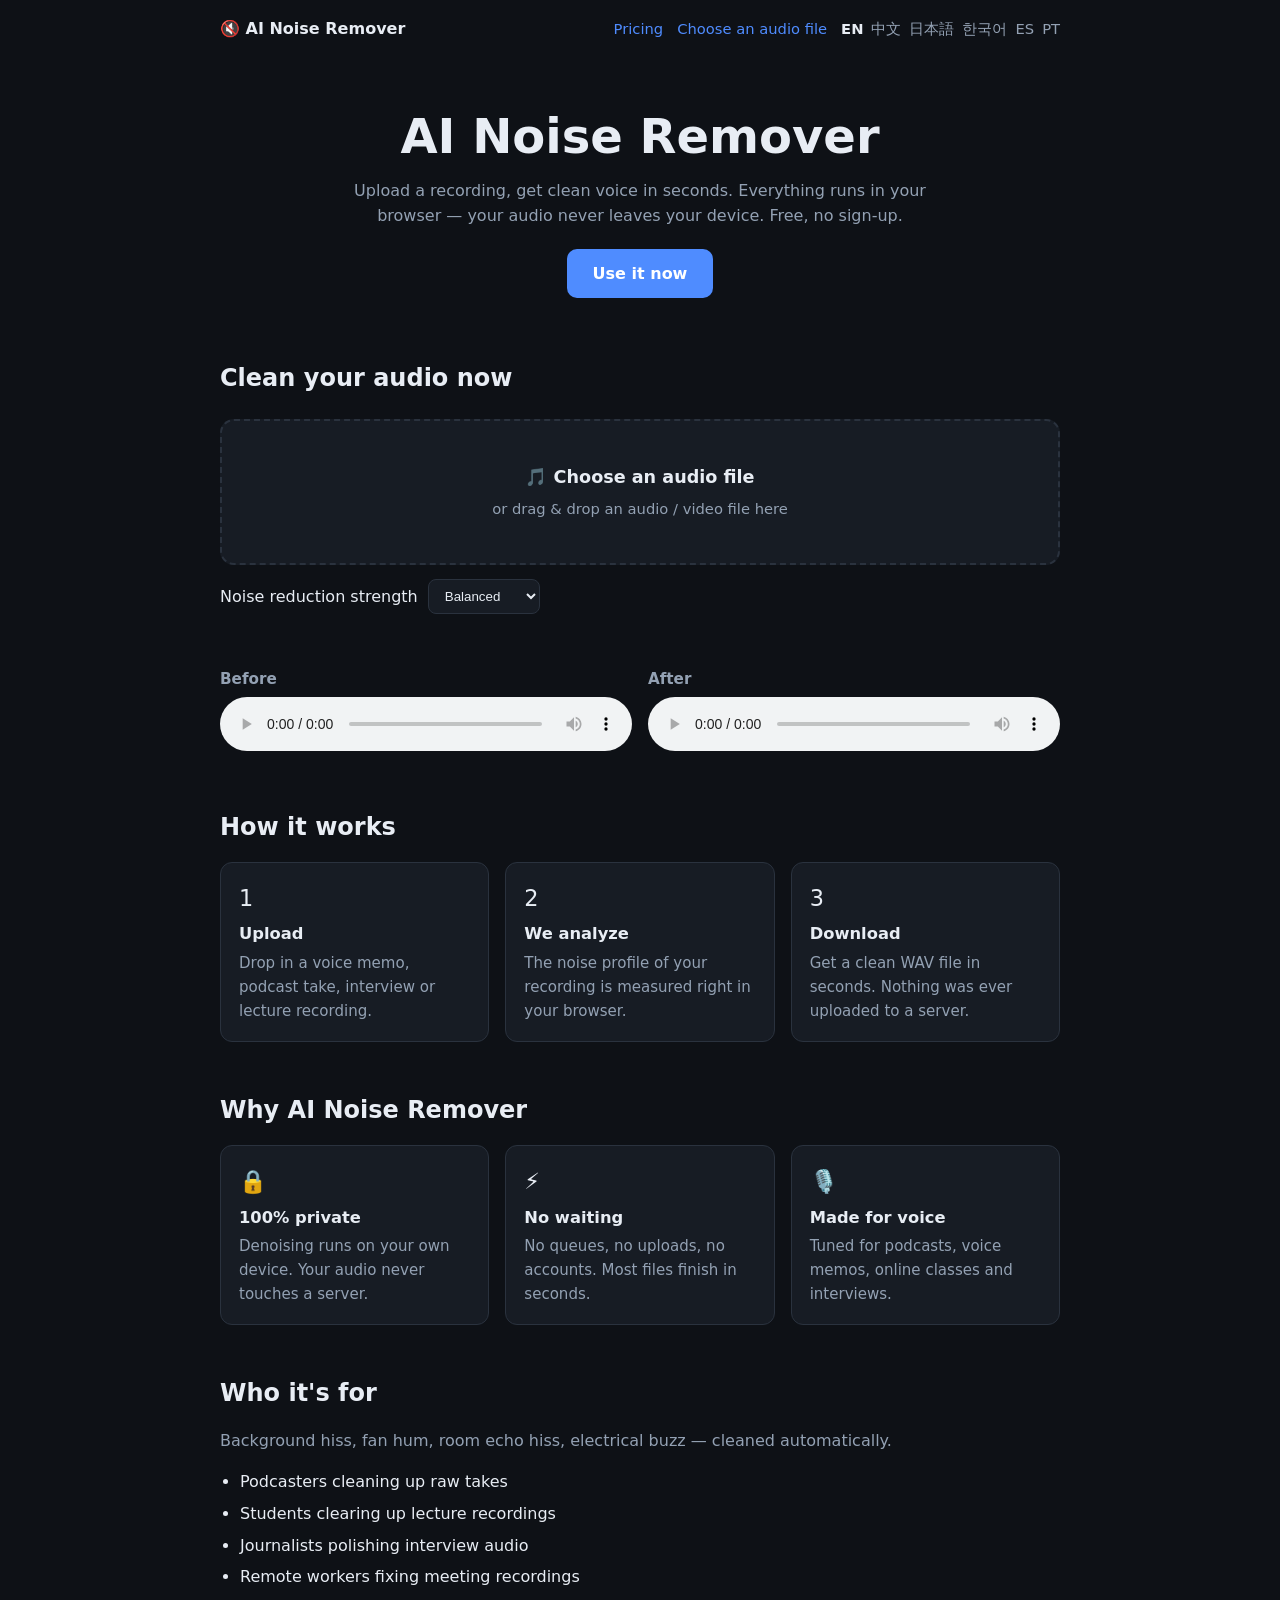
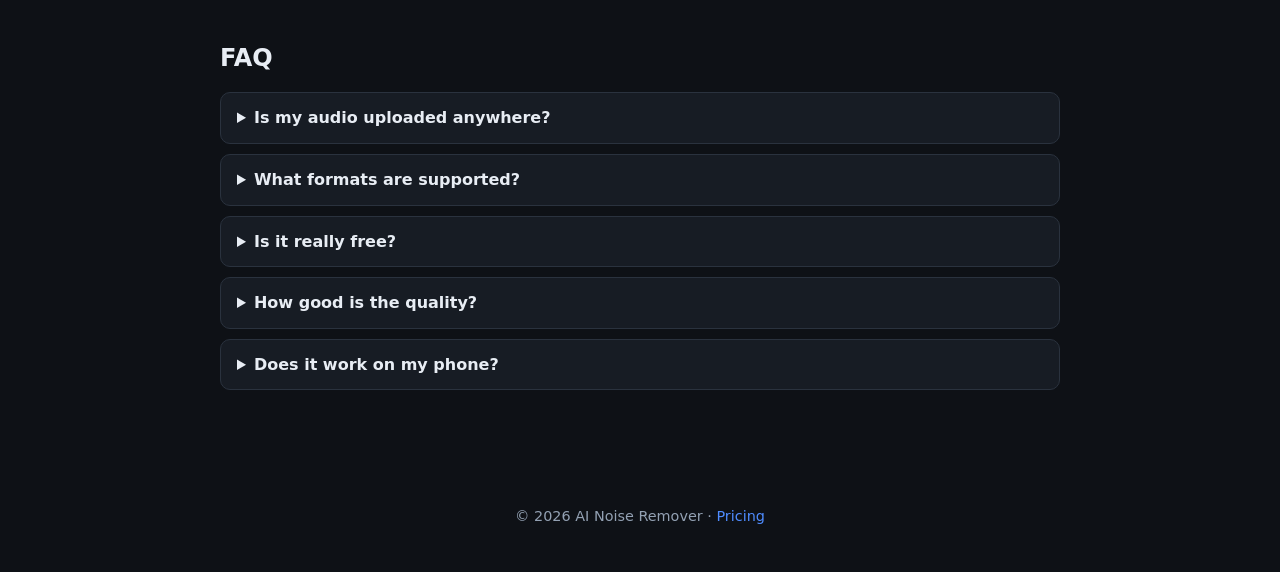
<file: index.html>
<!DOCTYPE html>
<html lang="en">
<head>
  <meta charset="utf-8" />
  <meta name="viewport" content="width=device-width, initial-scale=1" />
  <title>AI Noise Remover — Clean Audio Online Free, No Sign-Up</title>
  <meta name="description" content="Remove background noise from audio in your browser. Free AI noise remover for voice recordings, podcasts and meetings. Files never leave your device. No account needed." />
  <link rel="canonical" href="https://ai-noise-remover.pages.dev/" />
  <link rel="alternate" hreflang="en" href="https://ai-noise-remover.pages.dev/" />
  <link rel="alternate" hreflang="zh-CN" href="https://ai-noise-remover.pages.dev/zh/" />
  <link rel="alternate" hreflang="ja" href="https://ai-noise-remover.pages.dev/ja/" />
  <link rel="alternate" hreflang="ko" href="https://ai-noise-remover.pages.dev/ko/" />
  <link rel="alternate" hreflang="es" href="https://ai-noise-remover.pages.dev/es/" />
  <link rel="alternate" hreflang="pt" href="https://ai-noise-remover.pages.dev/pt/" />
  <link rel="alternate" hreflang="x-default" href="https://ai-noise-remover.pages.dev/" />
  <meta property="og:type" content="website" />
  <meta property="og:title" content="AI Noise Remover — Clean Audio in Your Browser" />
  <meta property="og:description" content="Remove background noise from recordings right in your browser. Private, free, no sign-up." />
  <meta property="og:url" content="https://ai-noise-remover.pages.dev/" />
  <meta property="og:locale" content="en_US" />
  <meta property="og:locale:alternate" content="zh_CN" />
  <meta property="og:locale:alternate" content="ja_JP" />
  <meta property="og:locale:alternate" content="ko_KR" />
  <meta property="og:locale:alternate" content="es_ES" />
  <meta property="og:locale:alternate" content="pt_BR" />
  <link rel="stylesheet" href="/css/style.css" />
  <script type="application/ld+json">
{
 "@context": "https://schema.org",
 "@type": "WebApplication",
 "name": "AI Noise Remover",
 "url": "https://ai-noise-remover.pages.dev/",
 "applicationCategory": "MultimediaApplication",
 "operatingSystem": "Any",
 "offers": {
  "@type": "Offer",
  "price": "0",
  "priceCurrency": "USD"
 }
}
  </script>
  <script type="application/ld+json">
{
 "@context": "https://schema.org",
 "@type": "FAQPage",
 "mainEntity": [
  {
   "@type": "Question",
   "name": "Is my audio uploaded anywhere?",
   "acceptedAnswer": {
    "@type": "Answer",
    "text": "No. All processing happens locally in your browser using JavaScript. Your file never leaves your device."
   }
  },
  {
   "@type": "Question",
   "name": "What formats are supported?",
   "acceptedAnswer": {
    "@type": "Answer",
    "text": "MP3, WAV, M4A, OGG, WebM and most common audio or video formats. Output is a standard WAV file."
   }
  },
  {
   "@type": "Question",
   "name": "Is it really free?",
   "acceptedAnswer": {
    "@type": "Answer",
    "text": "Yes. The browser-based noise remover is completely free. A paid plan with studio-grade AI enhancement is coming soon."
   }
  },
  {
   "@type": "Question",
   "name": "How good is the quality?",
   "acceptedAnswer": {
    "@type": "Answer",
    "text": "It excels at removing steady background noise — hiss, fan hum, air conditioning, electrical buzz — while keeping voices clear and natural."
   }
  },
  {
   "@type": "Question",
   "name": "Does it work on my phone?",
   "acceptedAnswer": {
    "@type": "Answer",
    "text": "Yes, in any modern browser. Very long recordings may need a desktop for best performance."
   }
  }
 ]
}
  </script>

</head>
<body>
  <header class="top">
    <a class="brand" href="/">🔇 AI Noise Remover</a>
    <nav class="topnav">
      <a href="/pricing.html">Pricing</a>
      <a href="/#tool">Choose an audio file</a>
      <span class="langs">
      <span class="lang cur">EN</span>
      <a class="lang" href="/zh/">中文</a>
      <a class="lang" href="/ja/">日本語</a>
      <a class="lang" href="/ko/">한국어</a>
      <a class="lang" href="/es/">ES</a>
      <a class="lang" href="/pt/">PT</a>
      </span>
    </nav>
  </header>
  <main>
    <section class="hero">
      <h1>AI Noise Remover</h1>
      <p class="sub">Upload a recording, get clean voice in seconds. Everything runs in your browser — your audio never leaves your device. Free, no sign-up.</p>
      <a class="btn" href="#tool">Use it now</a>
    </section>

<section class="tool" id="tool">
  <h2>Clean your audio now</h2>
  <div id="dropZone" class="dropzone">
    <p class="dz-main">🎵 Choose an audio file</p>
    <p class="dz-sub">or drag & drop an audio / video file here</p>
    <input type="file" id="file" accept="audio/*,video/*" />
  </div>
  <div class="controls">
    <label for="strength">Noise reduction strength</label>
    <select id="strength">
      <option value="low">Gentle</option>
      <option value="medium" selected>Balanced</option>
      <option value="high">Aggressive</option>
    </select>
  </div>
  <p id="status" class="status" aria-live="polite"></p>
  <div class="compare">
    <div class="cmp"><h3>Before</h3><audio id="playerBefore" controls></audio></div>
    <div class="cmp"><h3>After</h3><audio id="playerAfter" controls></audio></div>
  </div>
  <a id="download" class="btn" style="display:none" href="#">↓ Download cleaned audio (WAV)</a>
</section>
    <section class="steps">
      <h2>How it works</h2>
      <ol class="cards">
        <li class="card"><span class="num">1</span><h3>Upload</h3><p>Drop in a voice memo, podcast take, interview or lecture recording.</p></li>
        <li class="card"><span class="num">2</span><h3>We analyze</h3><p>The noise profile of your recording is measured right in your browser.</p></li>
        <li class="card"><span class="num">3</span><h3>Download</h3><p>Get a clean WAV file in seconds. Nothing was ever uploaded to a server.</p></li>
      </ol>
    </section>
    <section class="why">
      <h2>Why AI Noise Remover</h2>
      <div class="cards">
        <div class="card"><span class="emoji">🔒</span><h3>100% private</h3><p>Denoising runs on your own device. Your audio never touches a server.</p></div>
        <div class="card"><span class="emoji">⚡</span><h3>No waiting</h3><p>No queues, no uploads, no accounts. Most files finish in seconds.</p></div>
        <div class="card"><span class="emoji">🎙️</span><h3>Made for voice</h3><p>Tuned for podcasts, voice memos, online classes and interviews.</p></div>
      </div>
    </section>
    <section class="usecases">
      <h2>Who it's for</h2>
      <p class="lead">Background hiss, fan hum, room echo hiss, electrical buzz — cleaned automatically.</p>
      <ul>
        <li>Podcasters cleaning up raw takes</li>
        <li>Students clearing up lecture recordings</li>
        <li>Journalists polishing interview audio</li>
        <li>Remote workers fixing meeting recordings</li>
      </ul>
    </section>
    <section class="faq">
      <h2>FAQ</h2>
      <details><summary>Is my audio uploaded anywhere?</summary><p>No. All processing happens locally in your browser using JavaScript. Your file never leaves your device.</p></details>
      <details><summary>What formats are supported?</summary><p>MP3, WAV, M4A, OGG, WebM and most common audio or video formats. Output is a standard WAV file.</p></details>
      <details><summary>Is it really free?</summary><p>Yes. The browser-based noise remover is completely free. A paid plan with studio-grade AI enhancement is coming soon.</p></details>
      <details><summary>How good is the quality?</summary><p>It excels at removing steady background noise — hiss, fan hum, air conditioning, electrical buzz — while keeping voices clear and natural.</p></details>
      <details><summary>Does it work on my phone?</summary><p>Yes, in any modern browser. Very long recordings may need a desktop for best performance.</p></details>
    </section>
  </main>
  <footer>
    <p>© 2026 AI Noise Remover · <a href="/pricing.html">Pricing</a></p>
  </footer>
  <script>window.UI_STRINGS = {"choose":"Choose an audio file","drop":"or drag & drop an audio / video file here","analyzing":"Analyzing noise profile…","denoising":"Denoising… {p}%","done":"Done ✓ Compare the two players, then download.","noAudio":"Could not find an audio track in this file.","decodeFail":"This file format is not supported — try MP3, WAV, M4A, OGG or WebM.","download":"↓ Download cleaned audio (WAV)","before":"Before","after":"After"};</script>
  <script src="/js/app.js" defer></script>

</body>
</html>
</file>
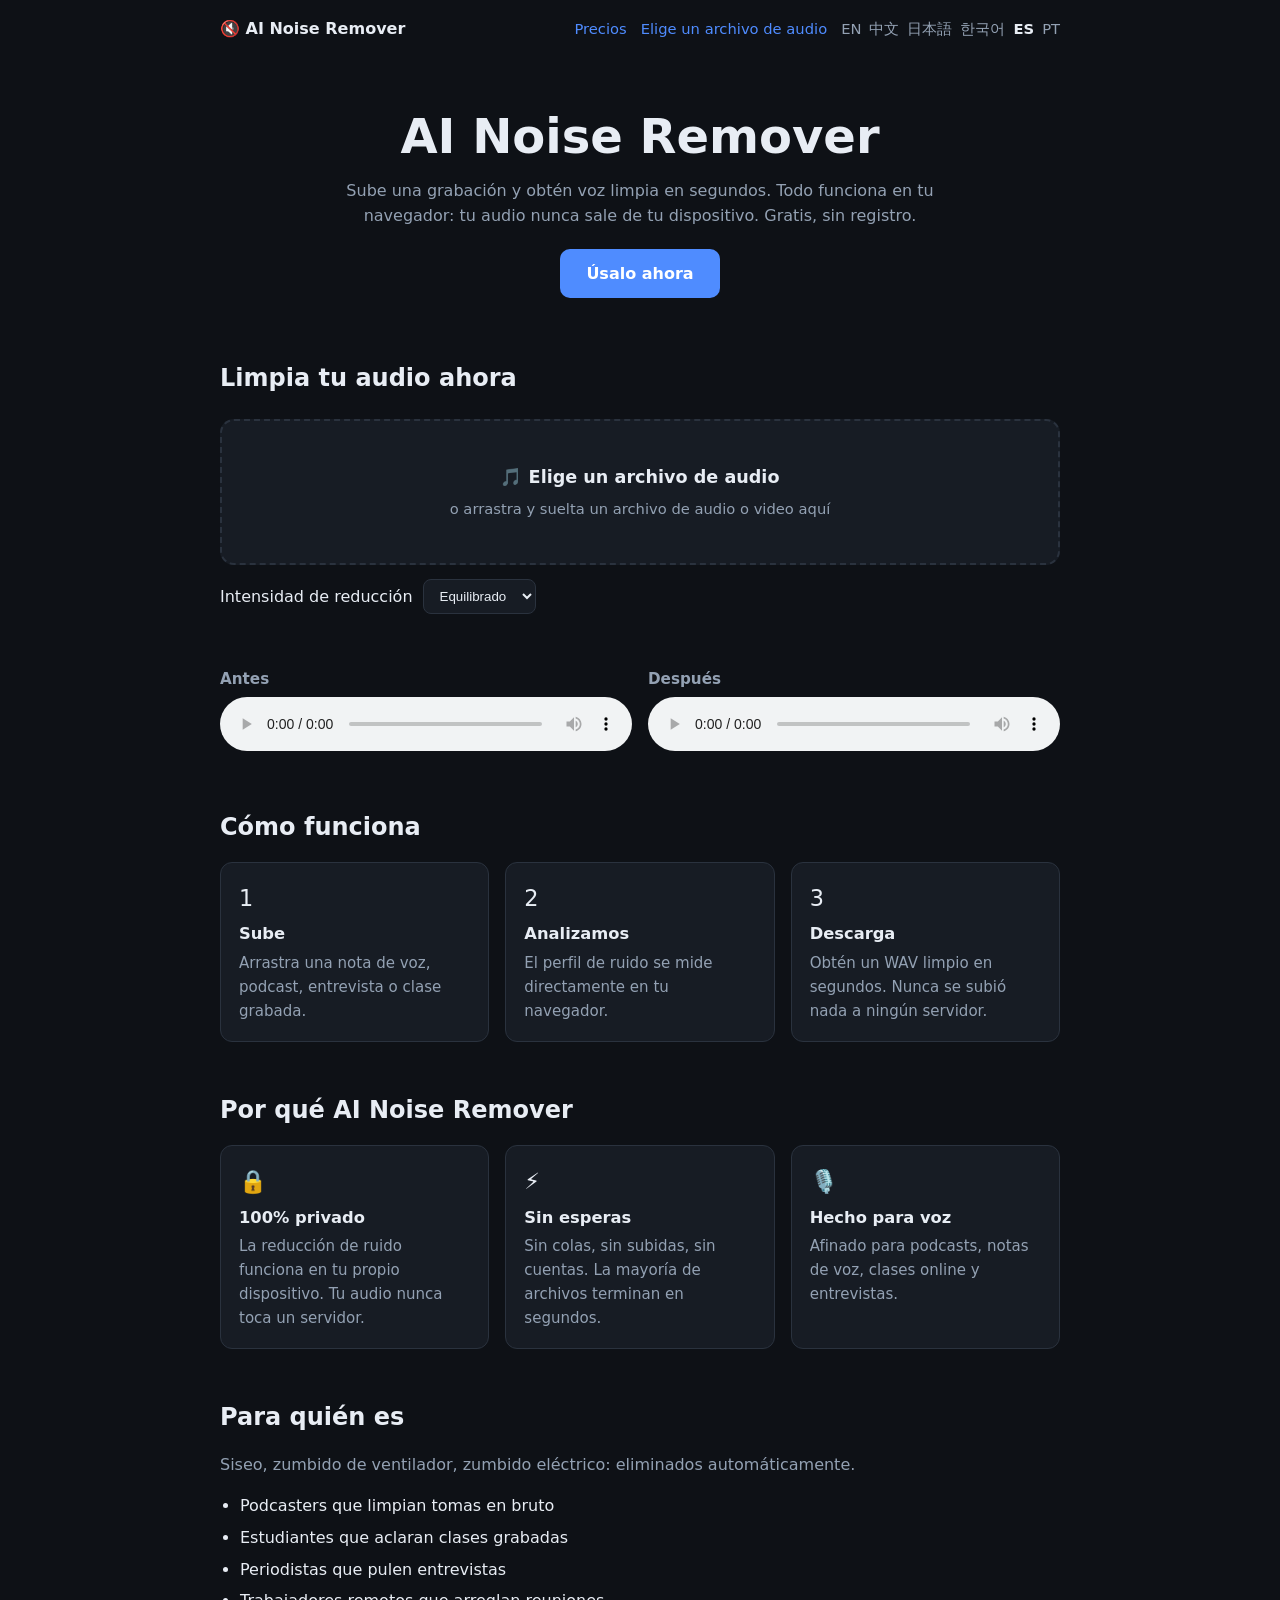
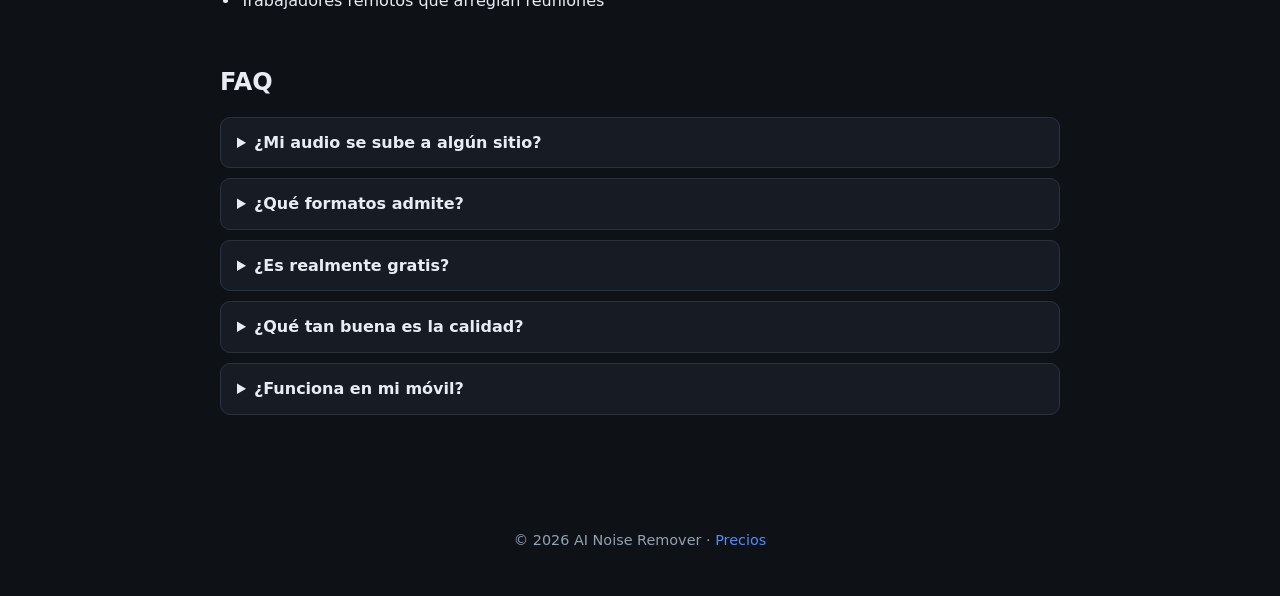
<file: es/index.html>
<!DOCTYPE html>
<html lang="es">
<head>
  <meta charset="utf-8" />
  <meta name="viewport" content="width=device-width, initial-scale=1" />
  <title>AI Noise Remover — Elimina ruido de audio online gratis, sin registro</title>
  <meta name="description" content="Elimina el ruido de fondo de tus grabaciones en el navegador. Removedor de ruido gratis para voz, podcasts y reuniones. Los archivos nunca salen de tu dispositivo." />
  <link rel="canonical" href="https://ai-noise-remover.pages.dev/es/" />
  <link rel="alternate" hreflang="en" href="https://ai-noise-remover.pages.dev/" />
  <link rel="alternate" hreflang="zh-CN" href="https://ai-noise-remover.pages.dev/zh/" />
  <link rel="alternate" hreflang="ja" href="https://ai-noise-remover.pages.dev/ja/" />
  <link rel="alternate" hreflang="ko" href="https://ai-noise-remover.pages.dev/ko/" />
  <link rel="alternate" hreflang="es" href="https://ai-noise-remover.pages.dev/es/" />
  <link rel="alternate" hreflang="pt" href="https://ai-noise-remover.pages.dev/pt/" />
  <link rel="alternate" hreflang="x-default" href="https://ai-noise-remover.pages.dev/" />
  <meta property="og:type" content="website" />
  <meta property="og:title" content="AI Noise Remover — Audio limpio en tu navegador" />
  <meta property="og:description" content="Elimina ruido de fondo directamente en tu navegador. Privado, gratis, sin registro." />
  <meta property="og:url" content="https://ai-noise-remover.pages.dev/es/" />
  <meta property="og:locale" content="es_ES" />
  <meta property="og:locale:alternate" content="en_US" />
  <meta property="og:locale:alternate" content="zh_CN" />
  <meta property="og:locale:alternate" content="ja_JP" />
  <meta property="og:locale:alternate" content="ko_KR" />
  <meta property="og:locale:alternate" content="pt_BR" />
  <link rel="stylesheet" href="/css/style.css" />
  <script type="application/ld+json">
{
 "@context": "https://schema.org",
 "@type": "WebApplication",
 "name": "AI Noise Remover",
 "url": "https://ai-noise-remover.pages.dev/es/",
 "applicationCategory": "MultimediaApplication",
 "operatingSystem": "Any",
 "offers": {
  "@type": "Offer",
  "price": "0",
  "priceCurrency": "USD"
 }
}
  </script>
  <script type="application/ld+json">
{
 "@context": "https://schema.org",
 "@type": "FAQPage",
 "mainEntity": [
  {
   "@type": "Question",
   "name": "¿Mi audio se sube a algún sitio?",
   "acceptedAnswer": {
    "@type": "Answer",
    "text": "No. Todo el procesamiento ocurre localmente en tu navegador. Tu archivo nunca sale de tu dispositivo."
   }
  },
  {
   "@type": "Question",
   "name": "¿Qué formatos admite?",
   "acceptedAnswer": {
    "@type": "Answer",
    "text": "MP3, WAV, M4A, OGG, WebM y la mayoría de formatos comunes de audio o video. La salida es un WAV estándar."
   }
  },
  {
   "@type": "Question",
   "name": "¿Es realmente gratis?",
   "acceptedAnswer": {
    "@type": "Answer",
    "text": "Sí. El removedor de ruido en el navegador es completamente gratis. Pronto llegará un plan de pago con mejora AI de calidad de estudio."
   }
  },
  {
   "@type": "Question",
   "name": "¿Qué tan buena es la calidad?",
   "acceptedAnswer": {
    "@type": "Answer",
    "text": "Elimina muy bien el ruido constante: siseo, ventilador, aire acondicionado, zumbido eléctrico, manteniendo las voces claras y naturales."
   }
  },
  {
   "@type": "Question",
   "name": "¿Funciona en mi móvil?",
   "acceptedAnswer": {
    "@type": "Answer",
    "text": "Sí, en cualquier navegador moderno. Grabaciones muy largas pueden requerir un ordenador."
   }
  }
 ]
}
  </script>

</head>
<body>
  <header class="top">
    <a class="brand" href="/es/">🔇 AI Noise Remover</a>
    <nav class="topnav">
      <a href="/es/pricing.html">Precios</a>
      <a href="/es/#tool">Elige un archivo de audio</a>
      <span class="langs">
      <a class="lang" href="/">EN</a>
      <a class="lang" href="/zh/">中文</a>
      <a class="lang" href="/ja/">日本語</a>
      <a class="lang" href="/ko/">한국어</a>
      <span class="lang cur">ES</span>
      <a class="lang" href="/pt/">PT</a>
      </span>
    </nav>
  </header>
  <main>
    <section class="hero">
      <h1>AI Noise Remover</h1>
      <p class="sub">Sube una grabación y obtén voz limpia en segundos. Todo funciona en tu navegador: tu audio nunca sale de tu dispositivo. Gratis, sin registro.</p>
      <a class="btn" href="#tool">Úsalo ahora</a>
    </section>

<section class="tool" id="tool">
  <h2>Limpia tu audio ahora</h2>
  <div id="dropZone" class="dropzone">
    <p class="dz-main">🎵 Elige un archivo de audio</p>
    <p class="dz-sub">o arrastra y suelta un archivo de audio o video aquí</p>
    <input type="file" id="file" accept="audio/*,video/*" />
  </div>
  <div class="controls">
    <label for="strength">Intensidad de reducción</label>
    <select id="strength">
      <option value="low">Suave</option>
      <option value="medium" selected>Equilibrado</option>
      <option value="high">Agresivo</option>
    </select>
  </div>
  <p id="status" class="status" aria-live="polite"></p>
  <div class="compare">
    <div class="cmp"><h3>Antes</h3><audio id="playerBefore" controls></audio></div>
    <div class="cmp"><h3>Después</h3><audio id="playerAfter" controls></audio></div>
  </div>
  <a id="download" class="btn" style="display:none" href="#">↓ Descargar audio limpio (WAV)</a>
</section>
    <section class="steps">
      <h2>Cómo funciona</h2>
      <ol class="cards">
        <li class="card"><span class="num">1</span><h3>Sube</h3><p>Arrastra una nota de voz, podcast, entrevista o clase grabada.</p></li>
        <li class="card"><span class="num">2</span><h3>Analizamos</h3><p>El perfil de ruido se mide directamente en tu navegador.</p></li>
        <li class="card"><span class="num">3</span><h3>Descarga</h3><p>Obtén un WAV limpio en segundos. Nunca se subió nada a ningún servidor.</p></li>
      </ol>
    </section>
    <section class="why">
      <h2>Por qué AI Noise Remover</h2>
      <div class="cards">
        <div class="card"><span class="emoji">🔒</span><h3>100% privado</h3><p>La reducción de ruido funciona en tu propio dispositivo. Tu audio nunca toca un servidor.</p></div>
        <div class="card"><span class="emoji">⚡</span><h3>Sin esperas</h3><p>Sin colas, sin subidas, sin cuentas. La mayoría de archivos terminan en segundos.</p></div>
        <div class="card"><span class="emoji">🎙️</span><h3>Hecho para voz</h3><p>Afinado para podcasts, notas de voz, clases online y entrevistas.</p></div>
      </div>
    </section>
    <section class="usecases">
      <h2>Para quién es</h2>
      <p class="lead">Siseo, zumbido de ventilador, zumbido eléctrico: eliminados automáticamente.</p>
      <ul>
        <li>Podcasters que limpian tomas en bruto</li>
        <li>Estudiantes que aclaran clases grabadas</li>
        <li>Periodistas que pulen entrevistas</li>
        <li>Trabajadores remotos que arreglan reuniones</li>
      </ul>
    </section>
    <section class="faq">
      <h2>FAQ</h2>
      <details><summary>¿Mi audio se sube a algún sitio?</summary><p>No. Todo el procesamiento ocurre localmente en tu navegador. Tu archivo nunca sale de tu dispositivo.</p></details>
      <details><summary>¿Qué formatos admite?</summary><p>MP3, WAV, M4A, OGG, WebM y la mayoría de formatos comunes de audio o video. La salida es un WAV estándar.</p></details>
      <details><summary>¿Es realmente gratis?</summary><p>Sí. El removedor de ruido en el navegador es completamente gratis. Pronto llegará un plan de pago con mejora AI de calidad de estudio.</p></details>
      <details><summary>¿Qué tan buena es la calidad?</summary><p>Elimina muy bien el ruido constante: siseo, ventilador, aire acondicionado, zumbido eléctrico, manteniendo las voces claras y naturales.</p></details>
      <details><summary>¿Funciona en mi móvil?</summary><p>Sí, en cualquier navegador moderno. Grabaciones muy largas pueden requerir un ordenador.</p></details>
    </section>
  </main>
  <footer>
    <p>© 2026 AI Noise Remover · <a href="/es/pricing.html">Precios</a></p>
  </footer>
  <script>window.UI_STRINGS = {"choose":"Elige un archivo de audio","drop":"o arrastra y suelta un archivo de audio o video aquí","analyzing":"Analizando el perfil de ruido…","denoising":"Reduciendo ruido… {p}%","done":"Listo ✓ Compara los dos reproductores y descarga.","noAudio":"No se encontró pista de audio en este archivo.","decodeFail":"Formato no compatible — prueba MP3, WAV, M4A, OGG o WebM.","download":"↓ Descargar audio limpio (WAV)","before":"Antes","after":"Después"};</script>
  <script src="/js/app.js" defer></script>

</body>
</html>
</file>
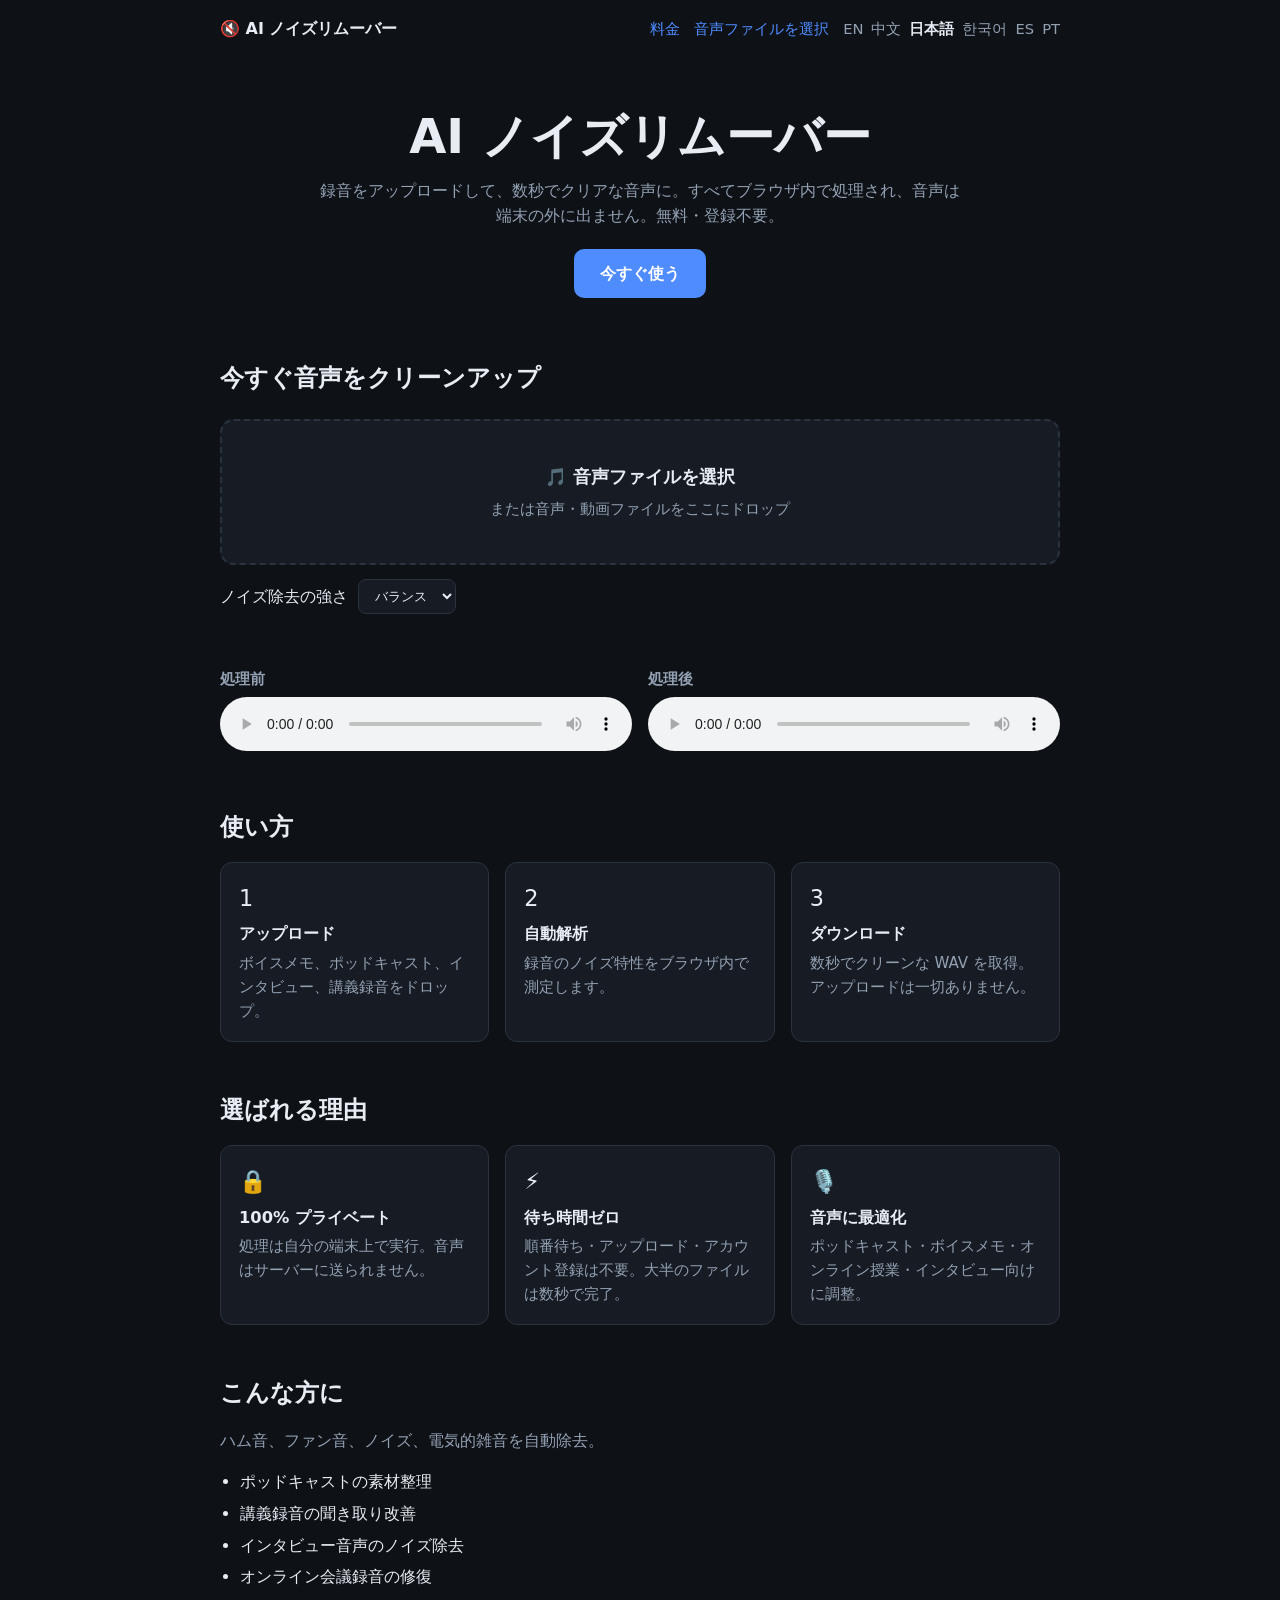
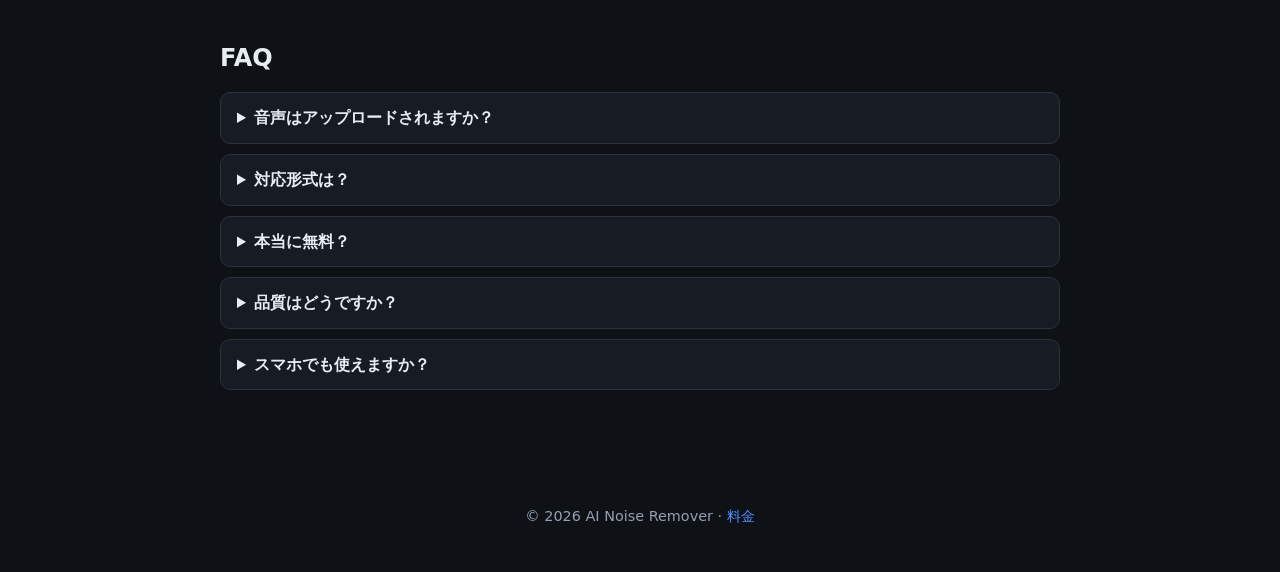
<file: ja/index.html>
<!DOCTYPE html>
<html lang="ja">
<head>
  <meta charset="utf-8" />
  <meta name="viewport" content="width=device-width, initial-scale=1" />
  <title>AI ノイズリムーバー — ブラウザで録音ノイズを無料除去、登録不要</title>
  <meta name="description" content="ブラウザ上で録音の背景ノイズをワンクリック除去。ポッドキャスト、オンライン授業、会議録音に。ファイルはアップロードされず、100%端末内処理・完全無料。" />
  <link rel="canonical" href="https://ai-noise-remover.pages.dev/ja/" />
  <link rel="alternate" hreflang="en" href="https://ai-noise-remover.pages.dev/" />
  <link rel="alternate" hreflang="zh-CN" href="https://ai-noise-remover.pages.dev/zh/" />
  <link rel="alternate" hreflang="ja" href="https://ai-noise-remover.pages.dev/ja/" />
  <link rel="alternate" hreflang="ko" href="https://ai-noise-remover.pages.dev/ko/" />
  <link rel="alternate" hreflang="es" href="https://ai-noise-remover.pages.dev/es/" />
  <link rel="alternate" hreflang="pt" href="https://ai-noise-remover.pages.dev/pt/" />
  <link rel="alternate" hreflang="x-default" href="https://ai-noise-remover.pages.dev/" />
  <meta property="og:type" content="website" />
  <meta property="og:title" content="AI ノイズリムーバー — ブラウザでノイズ除去" />
  <meta property="og:description" content="録音のノイズをブラウザ内で除去。ファイル送信なし、無料・登録不要。" />
  <meta property="og:url" content="https://ai-noise-remover.pages.dev/ja/" />
  <meta property="og:locale" content="ja_JP" />
  <meta property="og:locale:alternate" content="en_US" />
  <meta property="og:locale:alternate" content="zh_CN" />
  <meta property="og:locale:alternate" content="ko_KR" />
  <meta property="og:locale:alternate" content="es_ES" />
  <meta property="og:locale:alternate" content="pt_BR" />
  <link rel="stylesheet" href="/css/style.css" />
  <script type="application/ld+json">
{
 "@context": "https://schema.org",
 "@type": "WebApplication",
 "name": "AI ノイズリムーバー",
 "url": "https://ai-noise-remover.pages.dev/ja/",
 "applicationCategory": "MultimediaApplication",
 "operatingSystem": "Any",
 "offers": {
  "@type": "Offer",
  "price": "0",
  "priceCurrency": "USD"
 }
}
  </script>
  <script type="application/ld+json">
{
 "@context": "https://schema.org",
 "@type": "FAQPage",
 "mainEntity": [
  {
   "@type": "Question",
   "name": "音声はアップロードされますか？",
   "acceptedAnswer": {
    "@type": "Answer",
    "text": "いいえ。すべての処理はブラウザ内でローカルに行われ、ファイルは端末の外に出ません。"
   }
  },
  {
   "@type": "Question",
   "name": "対応形式は？",
   "acceptedAnswer": {
    "@type": "Answer",
    "text": "MP3・WAV・M4A・OGG・WebM など主要な音声・動画形式に対応。出力は標準 WAV です。"
   }
  },
  {
   "@type": "Question",
   "name": "本当に無料？",
   "acceptedAnswer": {
    "@type": "Answer",
    "text": "はい。ブラウザ版ノイズ除去は完全無料。スタジオ品質の AI 強化は近日公開予定です。"
   }
  },
  {
   "@type": "Question",
   "name": "品質はどうですか？",
   "acceptedAnswer": {
    "@type": "Answer",
    "text": "定常的な背景ノイズ（ヒス音、ファン音、エアコン、電気的雑音）の除去に優れ、音声はクリアで自然なまま保たれます。"
   }
  },
  {
   "@type": "Question",
   "name": "スマホでも使えますか？",
   "acceptedAnswer": {
    "@type": "Answer",
    "text": "はい、最新のブラウザなら動作します。長時間録音は PC での処理を推奨します。"
   }
  }
 ]
}
  </script>

</head>
<body>
  <header class="top">
    <a class="brand" href="/ja/">🔇 AI ノイズリムーバー</a>
    <nav class="topnav">
      <a href="/ja/pricing.html">料金</a>
      <a href="/ja/#tool">音声ファイルを選択</a>
      <span class="langs">
      <a class="lang" href="/">EN</a>
      <a class="lang" href="/zh/">中文</a>
      <span class="lang cur">日本語</span>
      <a class="lang" href="/ko/">한국어</a>
      <a class="lang" href="/es/">ES</a>
      <a class="lang" href="/pt/">PT</a>
      </span>
    </nav>
  </header>
  <main>
    <section class="hero">
      <h1>AI ノイズリムーバー</h1>
      <p class="sub">録音をアップロードして、数秒でクリアな音声に。すべてブラウザ内で処理され、音声は端末の外に出ません。無料・登録不要。</p>
      <a class="btn" href="#tool">今すぐ使う</a>
    </section>

<section class="tool" id="tool">
  <h2>今すぐ音声をクリーンアップ</h2>
  <div id="dropZone" class="dropzone">
    <p class="dz-main">🎵 音声ファイルを選択</p>
    <p class="dz-sub">または音声・動画ファイルをここにドロップ</p>
    <input type="file" id="file" accept="audio/*,video/*" />
  </div>
  <div class="controls">
    <label for="strength">ノイズ除去の強さ</label>
    <select id="strength">
      <option value="low">軽め</option>
      <option value="medium" selected>バランス</option>
      <option value="high">強力</option>
    </select>
  </div>
  <p id="status" class="status" aria-live="polite"></p>
  <div class="compare">
    <div class="cmp"><h3>処理前</h3><audio id="playerBefore" controls></audio></div>
    <div class="cmp"><h3>処理後</h3><audio id="playerAfter" controls></audio></div>
  </div>
  <a id="download" class="btn" style="display:none" href="#">↓ クリーンな音声をダウンロード（WAV）</a>
</section>
    <section class="steps">
      <h2>使い方</h2>
      <ol class="cards">
        <li class="card"><span class="num">1</span><h3>アップロード</h3><p>ボイスメモ、ポッドキャスト、インタビュー、講義録音をドロップ。</p></li>
        <li class="card"><span class="num">2</span><h3>自動解析</h3><p>録音のノイズ特性をブラウザ内で測定します。</p></li>
        <li class="card"><span class="num">3</span><h3>ダウンロード</h3><p>数秒でクリーンな WAV を取得。アップロードは一切ありません。</p></li>
      </ol>
    </section>
    <section class="why">
      <h2>選ばれる理由</h2>
      <div class="cards">
        <div class="card"><span class="emoji">🔒</span><h3>100% プライベート</h3><p>処理は自分の端末上で実行。音声はサーバーに送られません。</p></div>
        <div class="card"><span class="emoji">⚡</span><h3>待ち時間ゼロ</h3><p>順番待ち・アップロード・アカウント登録は不要。大半のファイルは数秒で完了。</p></div>
        <div class="card"><span class="emoji">🎙️</span><h3>音声に最適化</h3><p>ポッドキャスト・ボイスメモ・オンライン授業・インタビュー向けに調整。</p></div>
      </div>
    </section>
    <section class="usecases">
      <h2>こんな方に</h2>
      <p class="lead">ハム音、ファン音、ノイズ、電気的雑音を自動除去。</p>
      <ul>
        <li>ポッドキャストの素材整理</li>
        <li>講義録音の聞き取り改善</li>
        <li>インタビュー音声のノイズ除去</li>
        <li>オンライン会議録音の修復</li>
      </ul>
    </section>
    <section class="faq">
      <h2>FAQ</h2>
      <details><summary>音声はアップロードされますか？</summary><p>いいえ。すべての処理はブラウザ内でローカルに行われ、ファイルは端末の外に出ません。</p></details>
      <details><summary>対応形式は？</summary><p>MP3・WAV・M4A・OGG・WebM など主要な音声・動画形式に対応。出力は標準 WAV です。</p></details>
      <details><summary>本当に無料？</summary><p>はい。ブラウザ版ノイズ除去は完全無料。スタジオ品質の AI 強化は近日公開予定です。</p></details>
      <details><summary>品質はどうですか？</summary><p>定常的な背景ノイズ（ヒス音、ファン音、エアコン、電気的雑音）の除去に優れ、音声はクリアで自然なまま保たれます。</p></details>
      <details><summary>スマホでも使えますか？</summary><p>はい、最新のブラウザなら動作します。長時間録音は PC での処理を推奨します。</p></details>
    </section>
  </main>
  <footer>
    <p>© 2026 AI Noise Remover · <a href="/ja/pricing.html">料金</a></p>
  </footer>
  <script>window.UI_STRINGS = {"choose":"音声ファイルを選択","drop":"または音声・動画ファイルをここにドロップ","analyzing":"ノイズ特性を解析中…","denoising":"ノイズ除去中… {p}%","done":"完了 ✓ 2つのプレーヤーを比較して、よければダウンロード。","noAudio":"このファイルに音声トラックが見つかりません。","decodeFail":"この形式は未対応です。MP3・WAV・M4A・OGG・WebM をお試しください。","download":"↓ クリーンな音声をダウンロード（WAV）","before":"処理前","after":"処理後"};</script>
  <script src="/js/app.js" defer></script>

</body>
</html>
</file>
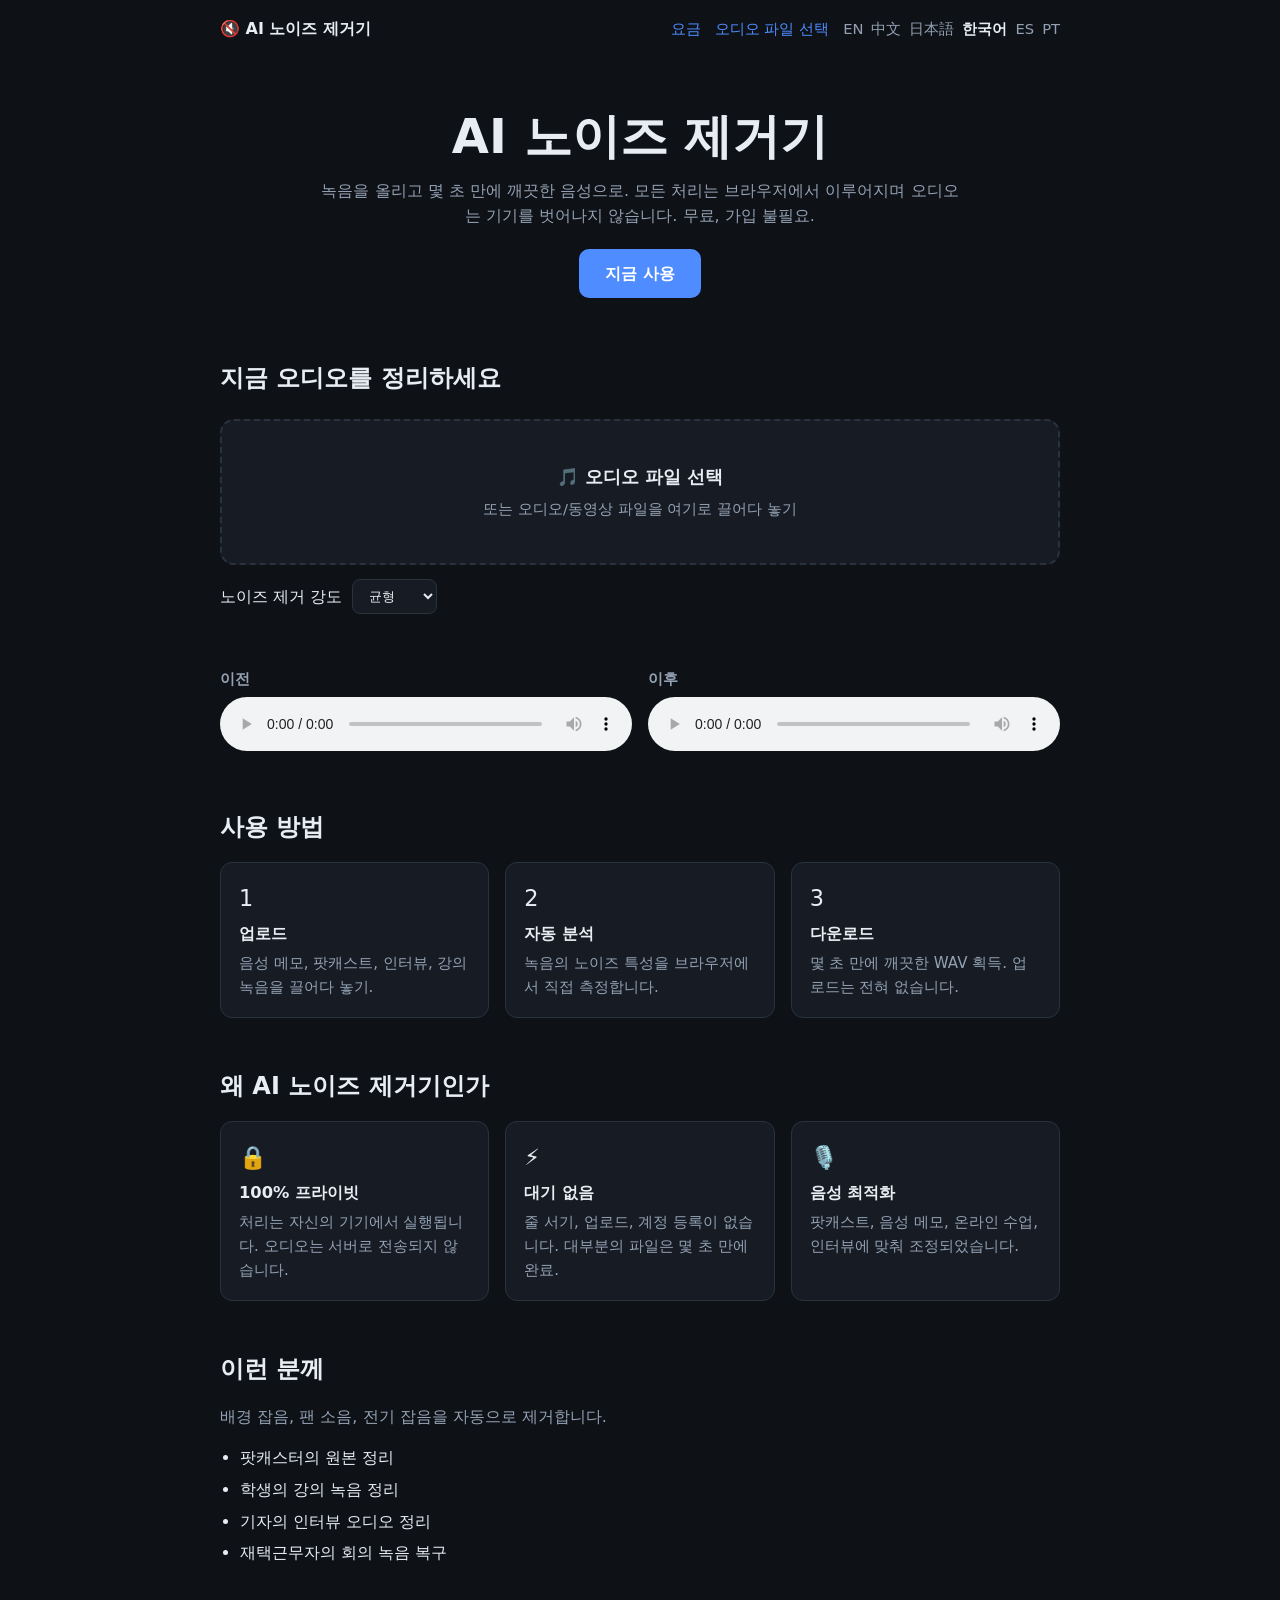
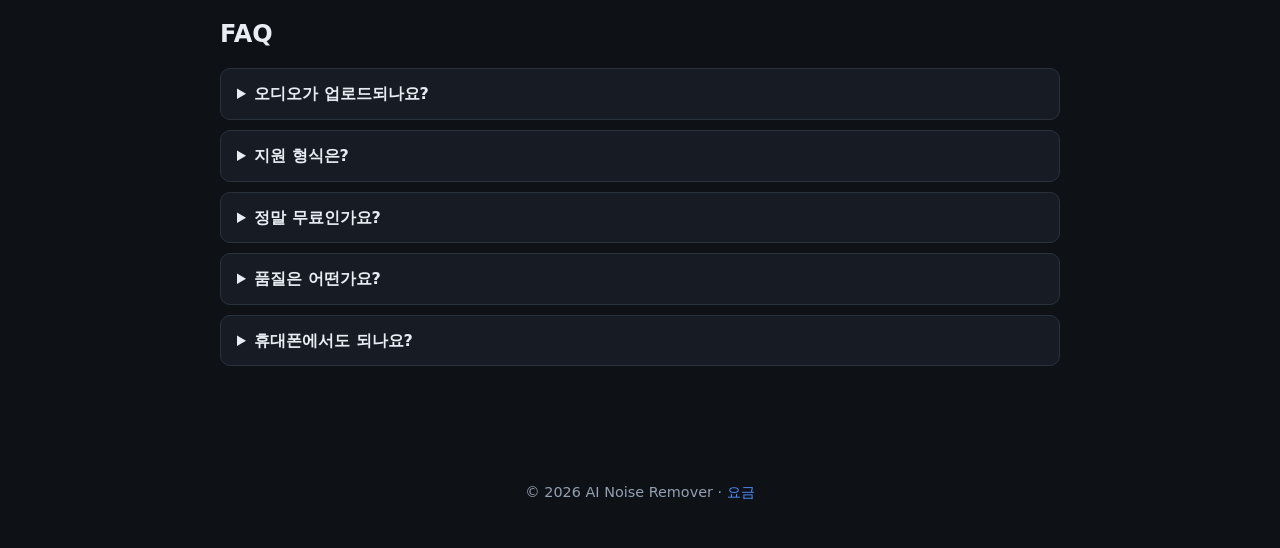
<file: ko/index.html>
<!DOCTYPE html>
<html lang="ko">
<head>
  <meta charset="utf-8" />
  <meta name="viewport" content="width=device-width, initial-scale=1" />
  <title>AI 노이즈 제거기 — 브라우저에서 무료로 배경 소음 제거, 가입 불필요</title>
  <meta name="description" content="브라우저에서 클릭 한 번으로 녹음의 배경 소음을 제거하세요. 팟캐스트, 온라인 수업, 회의 녹음에 적합. 파일은 업로드되지 않으며 100% 기기 내 처리, 완전 무료입니다." />
  <link rel="canonical" href="https://ai-noise-remover.pages.dev/ko/" />
  <link rel="alternate" hreflang="en" href="https://ai-noise-remover.pages.dev/" />
  <link rel="alternate" hreflang="zh-CN" href="https://ai-noise-remover.pages.dev/zh/" />
  <link rel="alternate" hreflang="ja" href="https://ai-noise-remover.pages.dev/ja/" />
  <link rel="alternate" hreflang="ko" href="https://ai-noise-remover.pages.dev/ko/" />
  <link rel="alternate" hreflang="es" href="https://ai-noise-remover.pages.dev/es/" />
  <link rel="alternate" hreflang="pt" href="https://ai-noise-remover.pages.dev/pt/" />
  <link rel="alternate" hreflang="x-default" href="https://ai-noise-remover.pages.dev/" />
  <meta property="og:type" content="website" />
  <meta property="og:title" content="AI 노이즈 제거기 — 브라우저에서 노이즈 제거" />
  <meta property="og:description" content="녹음 노이즈를 브라우저 안에서 제거. 파일 업로드 없음, 무료·가입 불필요." />
  <meta property="og:url" content="https://ai-noise-remover.pages.dev/ko/" />
  <meta property="og:locale" content="ko_KR" />
  <meta property="og:locale:alternate" content="en_US" />
  <meta property="og:locale:alternate" content="zh_CN" />
  <meta property="og:locale:alternate" content="ja_JP" />
  <meta property="og:locale:alternate" content="es_ES" />
  <meta property="og:locale:alternate" content="pt_BR" />
  <link rel="stylesheet" href="/css/style.css" />
  <script type="application/ld+json">
{
 "@context": "https://schema.org",
 "@type": "WebApplication",
 "name": "AI 노이즈 제거기",
 "url": "https://ai-noise-remover.pages.dev/ko/",
 "applicationCategory": "MultimediaApplication",
 "operatingSystem": "Any",
 "offers": {
  "@type": "Offer",
  "price": "0",
  "priceCurrency": "USD"
 }
}
  </script>
  <script type="application/ld+json">
{
 "@context": "https://schema.org",
 "@type": "FAQPage",
 "mainEntity": [
  {
   "@type": "Question",
   "name": "오디오가 업로드되나요?",
   "acceptedAnswer": {
    "@type": "Answer",
    "text": "아니요. 모든 처리는 브라우저에서 로컬로 진행되며 파일은 기기를 벗어나지 않습니다."
   }
  },
  {
   "@type": "Question",
   "name": "지원 형식은?",
   "acceptedAnswer": {
    "@type": "Answer",
    "text": "MP3, WAV, M4A, OGG, WebM 등 대부분의 일반 오디오/비디오 형식을 지원합니다. 출력은 표준 WAV입니다."
   }
  },
  {
   "@type": "Question",
   "name": "정말 무료인가요?",
   "acceptedAnswer": {
    "@type": "Answer",
    "text": "네. 브라우저 기반 노이즈 제거는 완전 무료입니다. 스튜디오급 AI 향상 유료 플랜이 곧 출시됩니다."
   }
  },
  {
   "@type": "Question",
   "name": "품질은 어떤가요?",
   "acceptedAnswer": {
    "@type": "Answer",
    "text": "지속적인 배경 소음(히스, 팬 소음, 에어컨, 전기 잡음) 제거에 탁월하며 음성은 명확하고 자연스럽게 유지됩니다."
   }
  },
  {
   "@type": "Question",
   "name": "휴대폰에서도 되나요?",
   "acceptedAnswer": {
    "@type": "Answer",
    "text": "네, 최신 브라우저라면 가능합니다. 매우 긴 녹음은 PC에서 처리하는 것이 좋습니다."
   }
  }
 ]
}
  </script>

</head>
<body>
  <header class="top">
    <a class="brand" href="/ko/">🔇 AI 노이즈 제거기</a>
    <nav class="topnav">
      <a href="/ko/pricing.html">요금</a>
      <a href="/ko/#tool">오디오 파일 선택</a>
      <span class="langs">
      <a class="lang" href="/">EN</a>
      <a class="lang" href="/zh/">中文</a>
      <a class="lang" href="/ja/">日本語</a>
      <span class="lang cur">한국어</span>
      <a class="lang" href="/es/">ES</a>
      <a class="lang" href="/pt/">PT</a>
      </span>
    </nav>
  </header>
  <main>
    <section class="hero">
      <h1>AI 노이즈 제거기</h1>
      <p class="sub">녹음을 올리고 몇 초 만에 깨끗한 음성으로. 모든 처리는 브라우저에서 이루어지며 오디오는 기기를 벗어나지 않습니다. 무료, 가입 불필요.</p>
      <a class="btn" href="#tool">지금 사용</a>
    </section>

<section class="tool" id="tool">
  <h2>지금 오디오를 정리하세요</h2>
  <div id="dropZone" class="dropzone">
    <p class="dz-main">🎵 오디오 파일 선택</p>
    <p class="dz-sub">또는 오디오/동영상 파일을 여기로 끌어다 놓기</p>
    <input type="file" id="file" accept="audio/*,video/*" />
  </div>
  <div class="controls">
    <label for="strength">노이즈 제거 강도</label>
    <select id="strength">
      <option value="low">약하게</option>
      <option value="medium" selected>균형</option>
      <option value="high">강하게</option>
    </select>
  </div>
  <p id="status" class="status" aria-live="polite"></p>
  <div class="compare">
    <div class="cmp"><h3>이전</h3><audio id="playerBefore" controls></audio></div>
    <div class="cmp"><h3>이후</h3><audio id="playerAfter" controls></audio></div>
  </div>
  <a id="download" class="btn" style="display:none" href="#">↓ 정리된 오디오 다운로드 (WAV)</a>
</section>
    <section class="steps">
      <h2>사용 방법</h2>
      <ol class="cards">
        <li class="card"><span class="num">1</span><h3>업로드</h3><p>음성 메모, 팟캐스트, 인터뷰, 강의 녹음을 끌어다 놓기.</p></li>
        <li class="card"><span class="num">2</span><h3>자동 분석</h3><p>녹음의 노이즈 특성을 브라우저에서 직접 측정합니다.</p></li>
        <li class="card"><span class="num">3</span><h3>다운로드</h3><p>몇 초 만에 깨끗한 WAV 획득. 업로드는 전혀 없습니다.</p></li>
      </ol>
    </section>
    <section class="why">
      <h2>왜 AI 노이즈 제거기인가</h2>
      <div class="cards">
        <div class="card"><span class="emoji">🔒</span><h3>100% 프라이빗</h3><p>처리는 자신의 기기에서 실행됩니다. 오디오는 서버로 전송되지 않습니다.</p></div>
        <div class="card"><span class="emoji">⚡</span><h3>대기 없음</h3><p>줄 서기, 업로드, 계정 등록이 없습니다. 대부분의 파일은 몇 초 만에 완료.</p></div>
        <div class="card"><span class="emoji">🎙️</span><h3>음성 최적화</h3><p>팟캐스트, 음성 메모, 온라인 수업, 인터뷰에 맞춰 조정되었습니다.</p></div>
      </div>
    </section>
    <section class="usecases">
      <h2>이런 분께</h2>
      <p class="lead">배경 잡음, 팬 소음, 전기 잡음을 자동으로 제거합니다.</p>
      <ul>
        <li>팟캐스터의 원본 정리</li>
        <li>학생의 강의 녹음 정리</li>
        <li>기자의 인터뷰 오디오 정리</li>
        <li>재택근무자의 회의 녹음 복구</li>
      </ul>
    </section>
    <section class="faq">
      <h2>FAQ</h2>
      <details><summary>오디오가 업로드되나요?</summary><p>아니요. 모든 처리는 브라우저에서 로컬로 진행되며 파일은 기기를 벗어나지 않습니다.</p></details>
      <details><summary>지원 형식은?</summary><p>MP3, WAV, M4A, OGG, WebM 등 대부분의 일반 오디오/비디오 형식을 지원합니다. 출력은 표준 WAV입니다.</p></details>
      <details><summary>정말 무료인가요?</summary><p>네. 브라우저 기반 노이즈 제거는 완전 무료입니다. 스튜디오급 AI 향상 유료 플랜이 곧 출시됩니다.</p></details>
      <details><summary>품질은 어떤가요?</summary><p>지속적인 배경 소음(히스, 팬 소음, 에어컨, 전기 잡음) 제거에 탁월하며 음성은 명확하고 자연스럽게 유지됩니다.</p></details>
      <details><summary>휴대폰에서도 되나요?</summary><p>네, 최신 브라우저라면 가능합니다. 매우 긴 녹음은 PC에서 처리하는 것이 좋습니다.</p></details>
    </section>
  </main>
  <footer>
    <p>© 2026 AI Noise Remover · <a href="/ko/pricing.html">요금</a></p>
  </footer>
  <script>window.UI_STRINGS = {"choose":"오디오 파일 선택","drop":"또는 오디오/동영상 파일을 여기로 끌어다 놓기","analyzing":"노이즈 특성 분석 중…","denoising":"노이즈 제거 중… {p}%","done":"완료 ✓ 두 플레이어를 비교한 후 다운로드하세요.","noAudio":"이 파일에서 오디오 트랙을 찾을 수 없습니다.","decodeFail":"이 형식은 지원되지 않습니다. MP3, WAV, M4A, OGG, WebM을 사용해 보세요.","download":"↓ 정리된 오디오 다운로드 (WAV)","before":"이전","after":"이후"};</script>
  <script src="/js/app.js" defer></script>

</body>
</html>
</file>
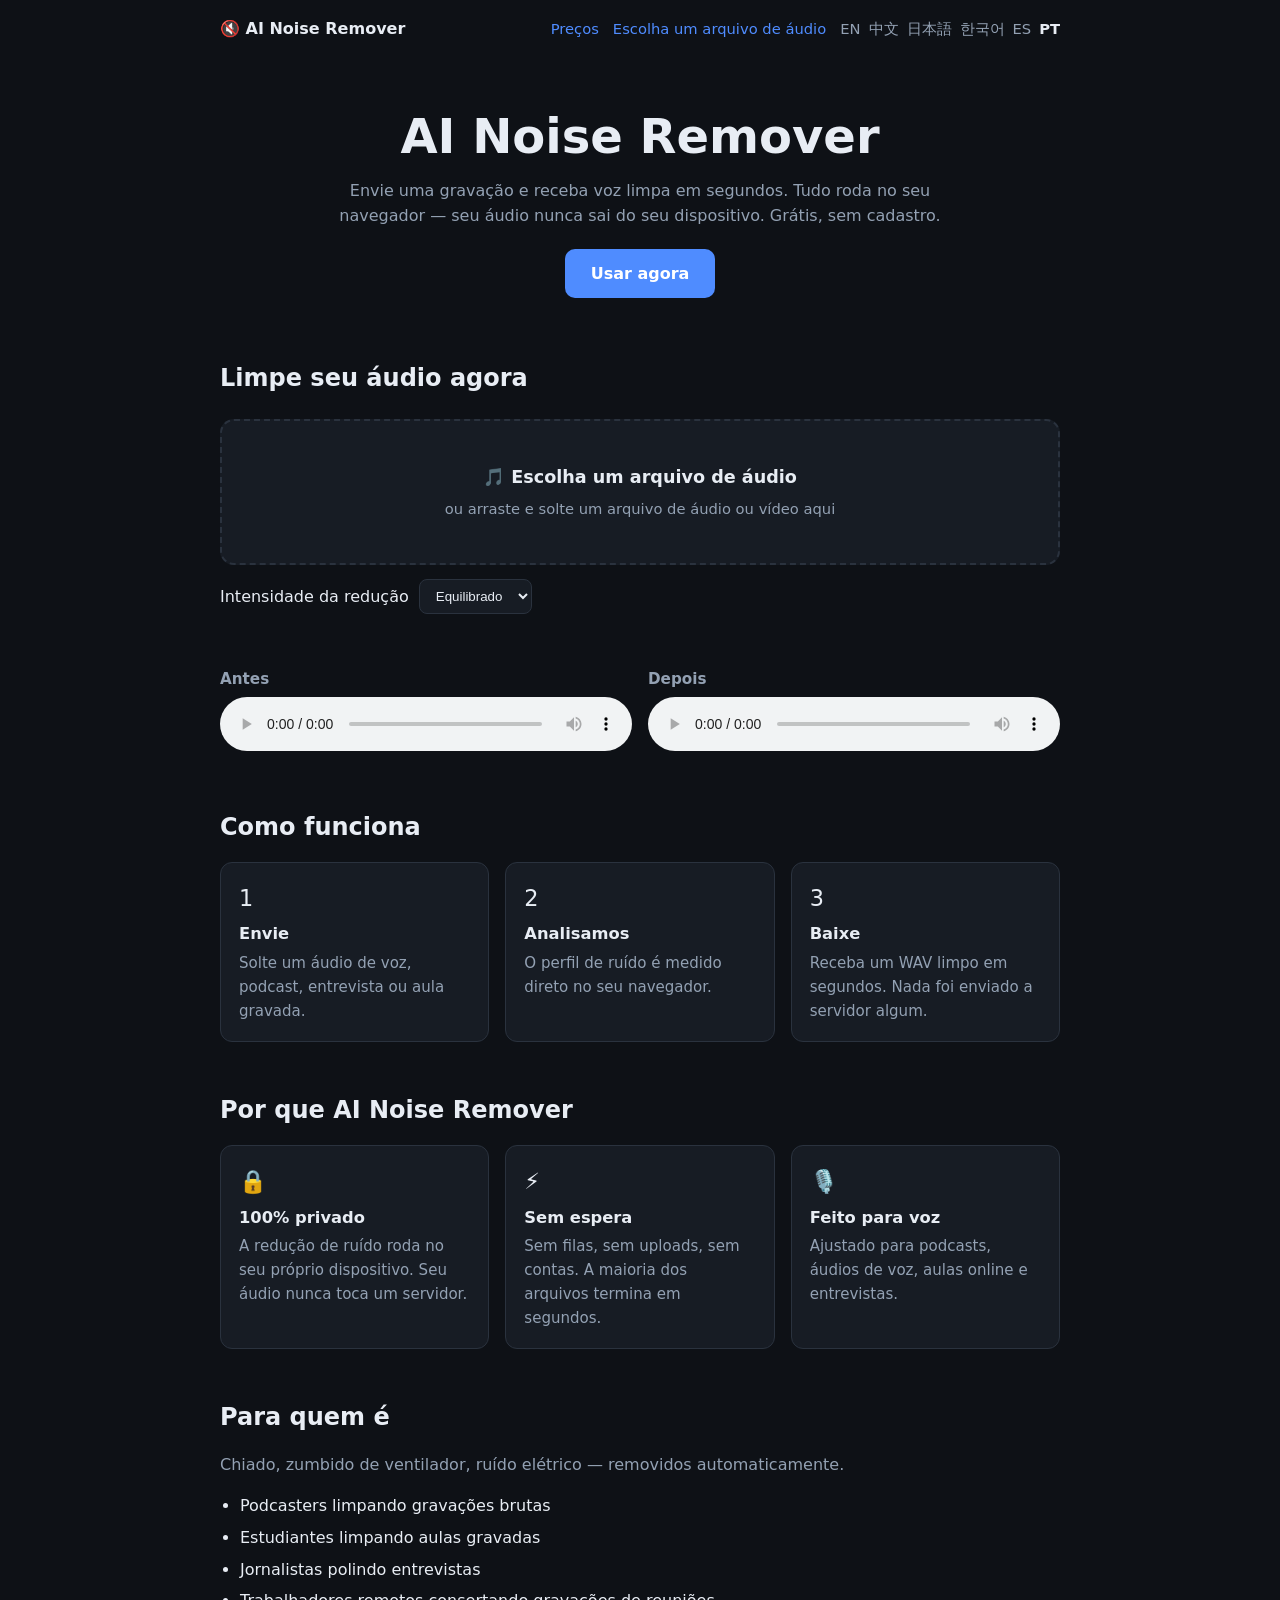
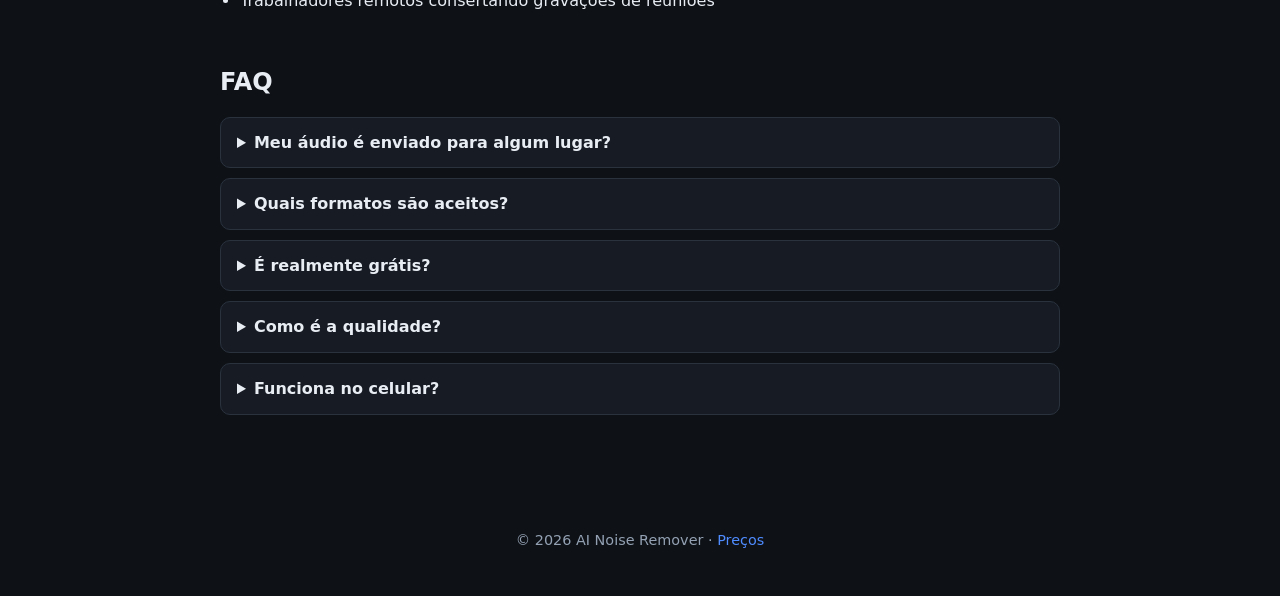
<file: pt/index.html>
<!DOCTYPE html>
<html lang="pt">
<head>
  <meta charset="utf-8" />
  <meta name="viewport" content="width=device-width, initial-scale=1" />
  <title>AI Noise Remover — Remova ruído de áudio online grátis, sem cadastro</title>
  <meta name="description" content="Remova o ruído de fundo das suas gravações no navegador. Removedor de ruído grátis para voz, podcasts e reuniões. Os arquivos nunca saem do seu dispositivo." />
  <link rel="canonical" href="https://ai-noise-remover.pages.dev/pt/" />
  <link rel="alternate" hreflang="en" href="https://ai-noise-remover.pages.dev/" />
  <link rel="alternate" hreflang="zh-CN" href="https://ai-noise-remover.pages.dev/zh/" />
  <link rel="alternate" hreflang="ja" href="https://ai-noise-remover.pages.dev/ja/" />
  <link rel="alternate" hreflang="ko" href="https://ai-noise-remover.pages.dev/ko/" />
  <link rel="alternate" hreflang="es" href="https://ai-noise-remover.pages.dev/es/" />
  <link rel="alternate" hreflang="pt" href="https://ai-noise-remover.pages.dev/pt/" />
  <link rel="alternate" hreflang="x-default" href="https://ai-noise-remover.pages.dev/" />
  <meta property="og:type" content="website" />
  <meta property="og:title" content="AI Noise Remover — Áudio limpo no seu navegador" />
  <meta property="og:description" content="Remova ruído de fundo direto no navegador. Privado, grátis, sem cadastro." />
  <meta property="og:url" content="https://ai-noise-remover.pages.dev/pt/" />
  <meta property="og:locale" content="pt_BR" />
  <meta property="og:locale:alternate" content="en_US" />
  <meta property="og:locale:alternate" content="zh_CN" />
  <meta property="og:locale:alternate" content="ja_JP" />
  <meta property="og:locale:alternate" content="ko_KR" />
  <meta property="og:locale:alternate" content="es_ES" />
  <link rel="stylesheet" href="/css/style.css" />
  <script type="application/ld+json">
{
 "@context": "https://schema.org",
 "@type": "WebApplication",
 "name": "AI Noise Remover",
 "url": "https://ai-noise-remover.pages.dev/pt/",
 "applicationCategory": "MultimediaApplication",
 "operatingSystem": "Any",
 "offers": {
  "@type": "Offer",
  "price": "0",
  "priceCurrency": "USD"
 }
}
  </script>
  <script type="application/ld+json">
{
 "@context": "https://schema.org",
 "@type": "FAQPage",
 "mainEntity": [
  {
   "@type": "Question",
   "name": "Meu áudio é enviado para algum lugar?",
   "acceptedAnswer": {
    "@type": "Answer",
    "text": "Não. Todo o processamento acontece localmente no seu navegador. Seu arquivo nunca sai do seu dispositivo."
   }
  },
  {
   "@type": "Question",
   "name": "Quais formatos são aceitos?",
   "acceptedAnswer": {
    "@type": "Answer",
    "text": "MP3, WAV, M4A, OGG, WebM e a maioria dos formatos comuns de áudio ou vídeo. A saída é um WAV padrão."
   }
  },
  {
   "@type": "Question",
   "name": "É realmente grátis?",
   "acceptedAnswer": {
    "@type": "Answer",
    "text": "Sim. O removedor de ruído no navegador é totalmente grátis. Um plano pago com aprimoramento IA de qualidade de estúdio chega em breve."
   }
  },
  {
   "@type": "Question",
   "name": "Como é a qualidade?",
   "acceptedAnswer": {
    "@type": "Answer",
    "text": "Excelente para remover ruído constante — chiado, ventilador, ar-condicionado, ruído elétrico — mantendo as vozes claras e naturais."
   }
  },
  {
   "@type": "Question",
   "name": "Funciona no celular?",
   "acceptedAnswer": {
    "@type": "Answer",
    "text": "Sim, em qualquer navegador moderno. Gravações muito longas podem exigir um computador."
   }
  }
 ]
}
  </script>

</head>
<body>
  <header class="top">
    <a class="brand" href="/pt/">🔇 AI Noise Remover</a>
    <nav class="topnav">
      <a href="/pt/pricing.html">Preços</a>
      <a href="/pt/#tool">Escolha um arquivo de áudio</a>
      <span class="langs">
      <a class="lang" href="/">EN</a>
      <a class="lang" href="/zh/">中文</a>
      <a class="lang" href="/ja/">日本語</a>
      <a class="lang" href="/ko/">한국어</a>
      <a class="lang" href="/es/">ES</a>
      <span class="lang cur">PT</span>
      </span>
    </nav>
  </header>
  <main>
    <section class="hero">
      <h1>AI Noise Remover</h1>
      <p class="sub">Envie uma gravação e receba voz limpa em segundos. Tudo roda no seu navegador — seu áudio nunca sai do seu dispositivo. Grátis, sem cadastro.</p>
      <a class="btn" href="#tool">Usar agora</a>
    </section>

<section class="tool" id="tool">
  <h2>Limpe seu áudio agora</h2>
  <div id="dropZone" class="dropzone">
    <p class="dz-main">🎵 Escolha um arquivo de áudio</p>
    <p class="dz-sub">ou arraste e solte um arquivo de áudio ou vídeo aqui</p>
    <input type="file" id="file" accept="audio/*,video/*" />
  </div>
  <div class="controls">
    <label for="strength">Intensidade da redução</label>
    <select id="strength">
      <option value="low">Leve</option>
      <option value="medium" selected>Equilibrado</option>
      <option value="high">Agressivo</option>
    </select>
  </div>
  <p id="status" class="status" aria-live="polite"></p>
  <div class="compare">
    <div class="cmp"><h3>Antes</h3><audio id="playerBefore" controls></audio></div>
    <div class="cmp"><h3>Depois</h3><audio id="playerAfter" controls></audio></div>
  </div>
  <a id="download" class="btn" style="display:none" href="#">↓ Baixar áudio limpo (WAV)</a>
</section>
    <section class="steps">
      <h2>Como funciona</h2>
      <ol class="cards">
        <li class="card"><span class="num">1</span><h3>Envie</h3><p>Solte um áudio de voz, podcast, entrevista ou aula gravada.</p></li>
        <li class="card"><span class="num">2</span><h3>Analisamos</h3><p>O perfil de ruído é medido direto no seu navegador.</p></li>
        <li class="card"><span class="num">3</span><h3>Baixe</h3><p>Receba um WAV limpo em segundos. Nada foi enviado a servidor algum.</p></li>
      </ol>
    </section>
    <section class="why">
      <h2>Por que AI Noise Remover</h2>
      <div class="cards">
        <div class="card"><span class="emoji">🔒</span><h3>100% privado</h3><p>A redução de ruído roda no seu próprio dispositivo. Seu áudio nunca toca um servidor.</p></div>
        <div class="card"><span class="emoji">⚡</span><h3>Sem espera</h3><p>Sem filas, sem uploads, sem contas. A maioria dos arquivos termina em segundos.</p></div>
        <div class="card"><span class="emoji">🎙️</span><h3>Feito para voz</h3><p>Ajustado para podcasts, áudios de voz, aulas online e entrevistas.</p></div>
      </div>
    </section>
    <section class="usecases">
      <h2>Para quem é</h2>
      <p class="lead">Chiado, zumbido de ventilador, ruído elétrico — removidos automaticamente.</p>
      <ul>
        <li>Podcasters limpando gravações brutas</li>
        <li>Estudiantes limpando aulas gravadas</li>
        <li>Jornalistas polindo entrevistas</li>
        <li>Trabalhadores remotos consertando gravações de reuniões</li>
      </ul>
    </section>
    <section class="faq">
      <h2>FAQ</h2>
      <details><summary>Meu áudio é enviado para algum lugar?</summary><p>Não. Todo o processamento acontece localmente no seu navegador. Seu arquivo nunca sai do seu dispositivo.</p></details>
      <details><summary>Quais formatos são aceitos?</summary><p>MP3, WAV, M4A, OGG, WebM e a maioria dos formatos comuns de áudio ou vídeo. A saída é um WAV padrão.</p></details>
      <details><summary>É realmente grátis?</summary><p>Sim. O removedor de ruído no navegador é totalmente grátis. Um plano pago com aprimoramento IA de qualidade de estúdio chega em breve.</p></details>
      <details><summary>Como é a qualidade?</summary><p>Excelente para remover ruído constante — chiado, ventilador, ar-condicionado, ruído elétrico — mantendo as vozes claras e naturais.</p></details>
      <details><summary>Funciona no celular?</summary><p>Sim, em qualquer navegador moderno. Gravações muito longas podem exigir um computador.</p></details>
    </section>
  </main>
  <footer>
    <p>© 2026 AI Noise Remover · <a href="/pt/pricing.html">Preços</a></p>
  </footer>
  <script>window.UI_STRINGS = {"choose":"Escolha um arquivo de áudio","drop":"ou arraste e solte um arquivo de áudio ou vídeo aqui","analyzing":"Analisando o perfil de ruído…","denoising":"Reduzindo ruído… {p}%","done":"Pronto ✓ Compare os dois players e baixe.","noAudio":"Não foi encontrada faixa de áudio neste arquivo.","decodeFail":"Formato não suportado — tente MP3, WAV, M4A, OGG ou WebM.","download":"↓ Baixar áudio limpo (WAV)","before":"Antes","after":"Depois"};</script>
  <script src="/js/app.js" defer></script>

</body>
</html>
</file>
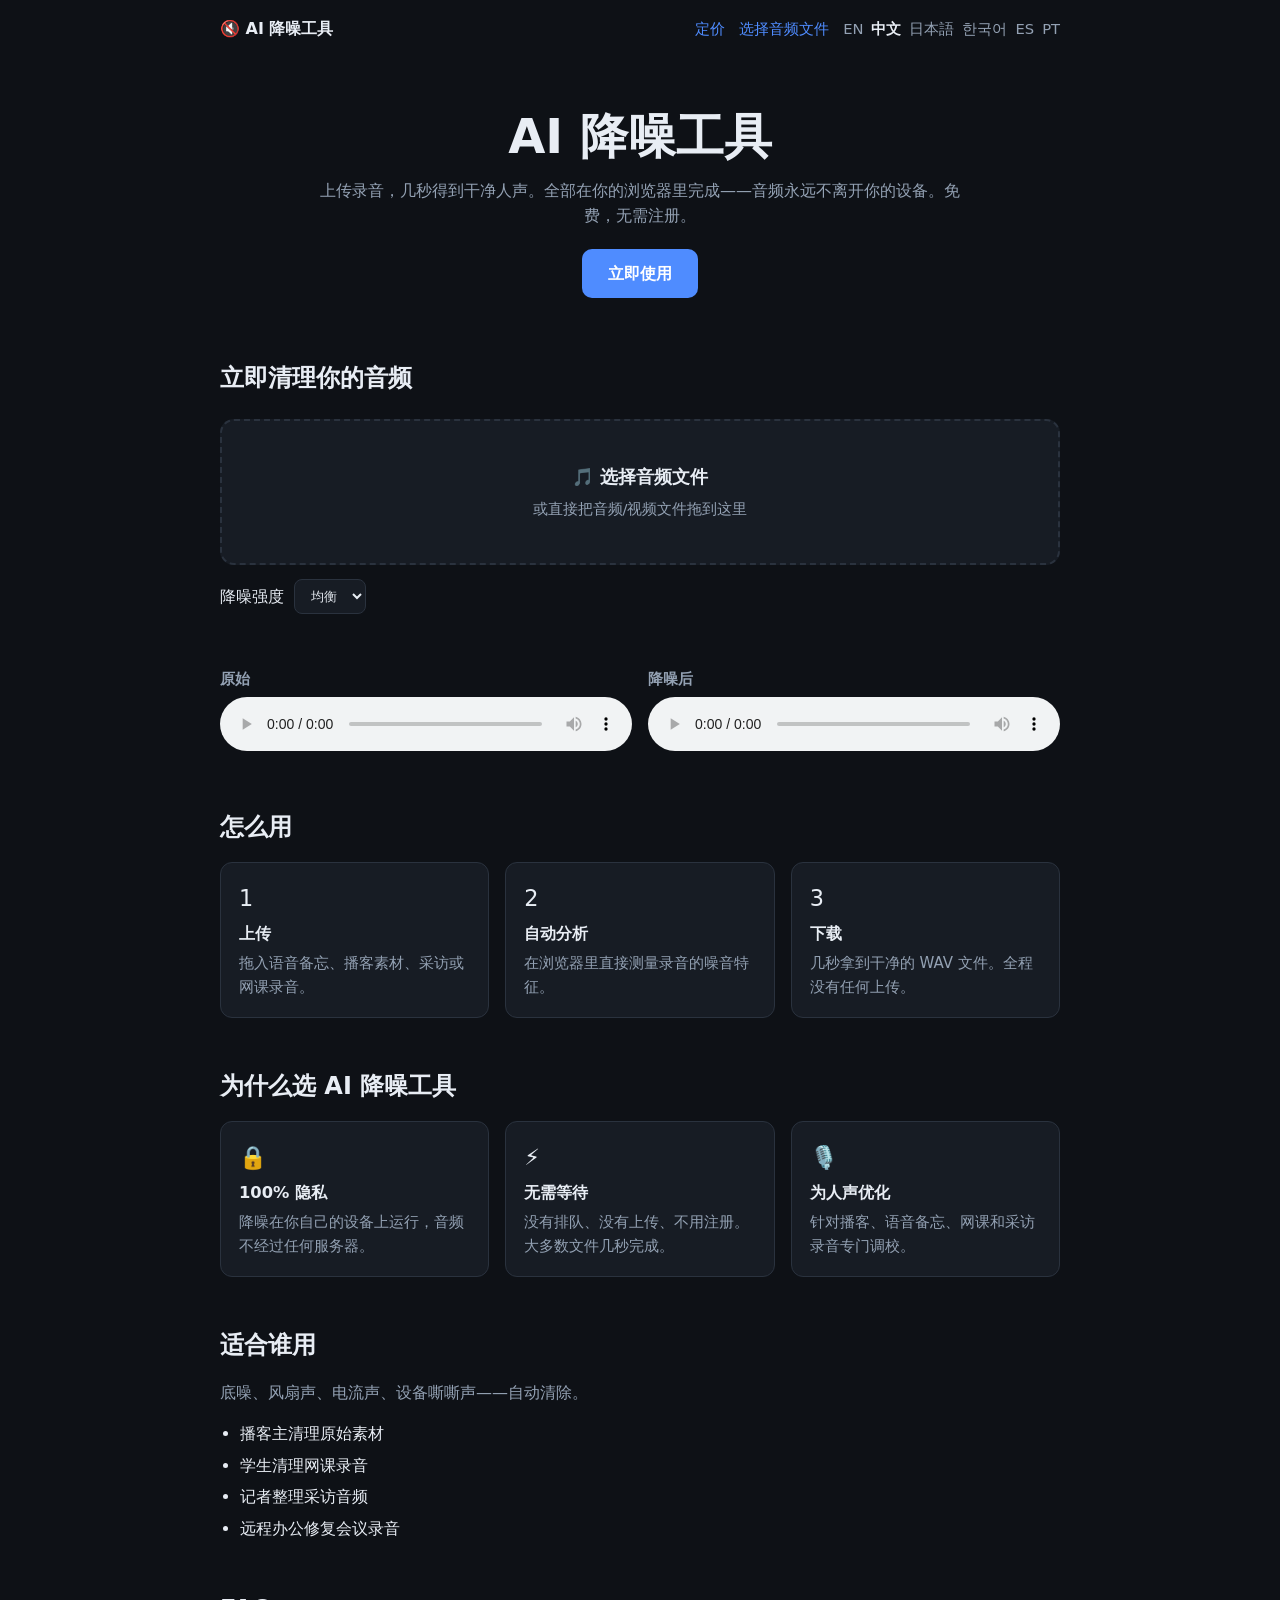
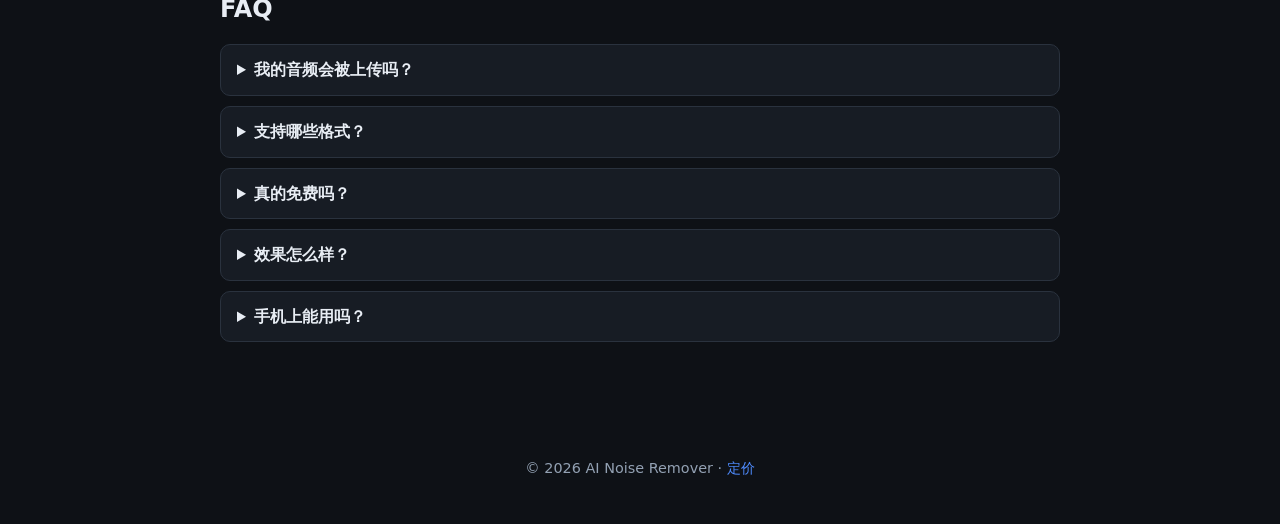
<file: zh/index.html>
<!DOCTYPE html>
<html lang="zh-CN">
<head>
  <meta charset="utf-8" />
  <meta name="viewport" content="width=device-width, initial-scale=1" />
  <title>AI 降噪工具 — 浏览器在线去除录音噪音，免费无需注册</title>
  <meta name="description" content="在浏览器里一键去除录音中的背景噪音。适用于人声、播客、网课、会议录音。文件不上传服务器，100% 本地处理，完全免费。" />
  <link rel="canonical" href="https://ai-noise-remover.pages.dev/zh/" />
  <link rel="alternate" hreflang="en" href="https://ai-noise-remover.pages.dev/" />
  <link rel="alternate" hreflang="zh-CN" href="https://ai-noise-remover.pages.dev/zh/" />
  <link rel="alternate" hreflang="ja" href="https://ai-noise-remover.pages.dev/ja/" />
  <link rel="alternate" hreflang="ko" href="https://ai-noise-remover.pages.dev/ko/" />
  <link rel="alternate" hreflang="es" href="https://ai-noise-remover.pages.dev/es/" />
  <link rel="alternate" hreflang="pt" href="https://ai-noise-remover.pages.dev/pt/" />
  <link rel="alternate" hreflang="x-default" href="https://ai-noise-remover.pages.dev/" />
  <meta property="og:type" content="website" />
  <meta property="og:title" content="AI 降噪工具 — 浏览器里一键去掉录音噪音" />
  <meta property="og:description" content="录音有底噪？浏览器本地降噪，文件不上传，免费无需注册。" />
  <meta property="og:url" content="https://ai-noise-remover.pages.dev/zh/" />
  <meta property="og:locale" content="zh_CN" />
  <meta property="og:locale:alternate" content="en_US" />
  <meta property="og:locale:alternate" content="ja_JP" />
  <meta property="og:locale:alternate" content="ko_KR" />
  <meta property="og:locale:alternate" content="es_ES" />
  <meta property="og:locale:alternate" content="pt_BR" />
  <link rel="stylesheet" href="/css/style.css" />
  <script type="application/ld+json">
{
 "@context": "https://schema.org",
 "@type": "WebApplication",
 "name": "AI 降噪工具",
 "url": "https://ai-noise-remover.pages.dev/zh/",
 "applicationCategory": "MultimediaApplication",
 "operatingSystem": "Any",
 "offers": {
  "@type": "Offer",
  "price": "0",
  "priceCurrency": "USD"
 }
}
  </script>
  <script type="application/ld+json">
{
 "@context": "https://schema.org",
 "@type": "FAQPage",
 "mainEntity": [
  {
   "@type": "Question",
   "name": "我的音频会被上传吗？",
   "acceptedAnswer": {
    "@type": "Answer",
    "text": "不会。全部处理都在你浏览器的本地完成，文件从不离开你的设备。"
   }
  },
  {
   "@type": "Question",
   "name": "支持哪些格式？",
   "acceptedAnswer": {
    "@type": "Answer",
    "text": "MP3、WAV、M4A、OGG、WebM 以及绝大多数常见音视频格式。输出为标准 WAV 文件。"
   }
  },
  {
   "@type": "Question",
   "name": "真的免费吗？",
   "acceptedAnswer": {
    "@type": "Answer",
    "text": "是。浏览器端降噪完全免费。专业级 AI 增强的付费方案即将推出。"
   }
  },
  {
   "@type": "Question",
   "name": "效果怎么样？",
   "acceptedAnswer": {
    "@type": "Answer",
    "text": "对持续性背景噪音效果最好——嘶嘶声、风扇声、空调声、电流声——同时保持人声清晰自然。"
   }
  },
  {
   "@type": "Question",
   "name": "手机上能用吗？",
   "acceptedAnswer": {
    "@type": "Answer",
    "text": "可以，任何现代浏览器都行。超长录音建议用电脑处理以获得最佳性能。"
   }
  }
 ]
}
  </script>

</head>
<body>
  <header class="top">
    <a class="brand" href="/zh/">🔇 AI 降噪工具</a>
    <nav class="topnav">
      <a href="/zh/pricing.html">定价</a>
      <a href="/zh/#tool">选择音频文件</a>
      <span class="langs">
      <a class="lang" href="/">EN</a>
      <span class="lang cur">中文</span>
      <a class="lang" href="/ja/">日本語</a>
      <a class="lang" href="/ko/">한국어</a>
      <a class="lang" href="/es/">ES</a>
      <a class="lang" href="/pt/">PT</a>
      </span>
    </nav>
  </header>
  <main>
    <section class="hero">
      <h1>AI 降噪工具</h1>
      <p class="sub">上传录音，几秒得到干净人声。全部在你的浏览器里完成——音频永远不离开你的设备。免费，无需注册。</p>
      <a class="btn" href="#tool">立即使用</a>
    </section>

<section class="tool" id="tool">
  <h2>立即清理你的音频</h2>
  <div id="dropZone" class="dropzone">
    <p class="dz-main">🎵 选择音频文件</p>
    <p class="dz-sub">或直接把音频/视频文件拖到这里</p>
    <input type="file" id="file" accept="audio/*,video/*" />
  </div>
  <div class="controls">
    <label for="strength">降噪强度</label>
    <select id="strength">
      <option value="low">轻度</option>
      <option value="medium" selected>均衡</option>
      <option value="high">强力</option>
    </select>
  </div>
  <p id="status" class="status" aria-live="polite"></p>
  <div class="compare">
    <div class="cmp"><h3>原始</h3><audio id="playerBefore" controls></audio></div>
    <div class="cmp"><h3>降噪后</h3><audio id="playerAfter" controls></audio></div>
  </div>
  <a id="download" class="btn" style="display:none" href="#">↓ 下载降噪后音频（WAV）</a>
</section>
    <section class="steps">
      <h2>怎么用</h2>
      <ol class="cards">
        <li class="card"><span class="num">1</span><h3>上传</h3><p>拖入语音备忘、播客素材、采访或网课录音。</p></li>
        <li class="card"><span class="num">2</span><h3>自动分析</h3><p>在浏览器里直接测量录音的噪音特征。</p></li>
        <li class="card"><span class="num">3</span><h3>下载</h3><p>几秒拿到干净的 WAV 文件。全程没有任何上传。</p></li>
      </ol>
    </section>
    <section class="why">
      <h2>为什么选 AI 降噪工具</h2>
      <div class="cards">
        <div class="card"><span class="emoji">🔒</span><h3>100% 隐私</h3><p>降噪在你自己的设备上运行，音频不经过任何服务器。</p></div>
        <div class="card"><span class="emoji">⚡</span><h3>无需等待</h3><p>没有排队、没有上传、不用注册。大多数文件几秒完成。</p></div>
        <div class="card"><span class="emoji">🎙️</span><h3>为人声优化</h3><p>针对播客、语音备忘、网课和采访录音专门调校。</p></div>
      </div>
    </section>
    <section class="usecases">
      <h2>适合谁用</h2>
      <p class="lead">底噪、风扇声、电流声、设备嘶嘶声——自动清除。</p>
      <ul>
        <li>播客主清理原始素材</li>
        <li>学生清理网课录音</li>
        <li>记者整理采访音频</li>
        <li>远程办公修复会议录音</li>
      </ul>
    </section>
    <section class="faq">
      <h2>FAQ</h2>
      <details><summary>我的音频会被上传吗？</summary><p>不会。全部处理都在你浏览器的本地完成，文件从不离开你的设备。</p></details>
      <details><summary>支持哪些格式？</summary><p>MP3、WAV、M4A、OGG、WebM 以及绝大多数常见音视频格式。输出为标准 WAV 文件。</p></details>
      <details><summary>真的免费吗？</summary><p>是。浏览器端降噪完全免费。专业级 AI 增强的付费方案即将推出。</p></details>
      <details><summary>效果怎么样？</summary><p>对持续性背景噪音效果最好——嘶嘶声、风扇声、空调声、电流声——同时保持人声清晰自然。</p></details>
      <details><summary>手机上能用吗？</summary><p>可以，任何现代浏览器都行。超长录音建议用电脑处理以获得最佳性能。</p></details>
    </section>
  </main>
  <footer>
    <p>© 2026 AI Noise Remover · <a href="/zh/pricing.html">定价</a></p>
  </footer>
  <script>window.UI_STRINGS = {"choose":"选择音频文件","drop":"或直接把音频/视频文件拖到这里","analyzing":"正在分析噪音特征…","denoising":"正在降噪… {p}%","done":"完成 ✓ 对比上下两个播放器，满意就下载。","noAudio":"这个文件里没有找到音频轨道。","decodeFail":"暂不支持该格式——请换 MP3、WAV、M4A、OGG 或 WebM。","download":"↓ 下载降噪后音频（WAV）","before":"原始","after":"降噪后"};</script>
  <script src="/js/app.js" defer></script>

</body>
</html>
</file>
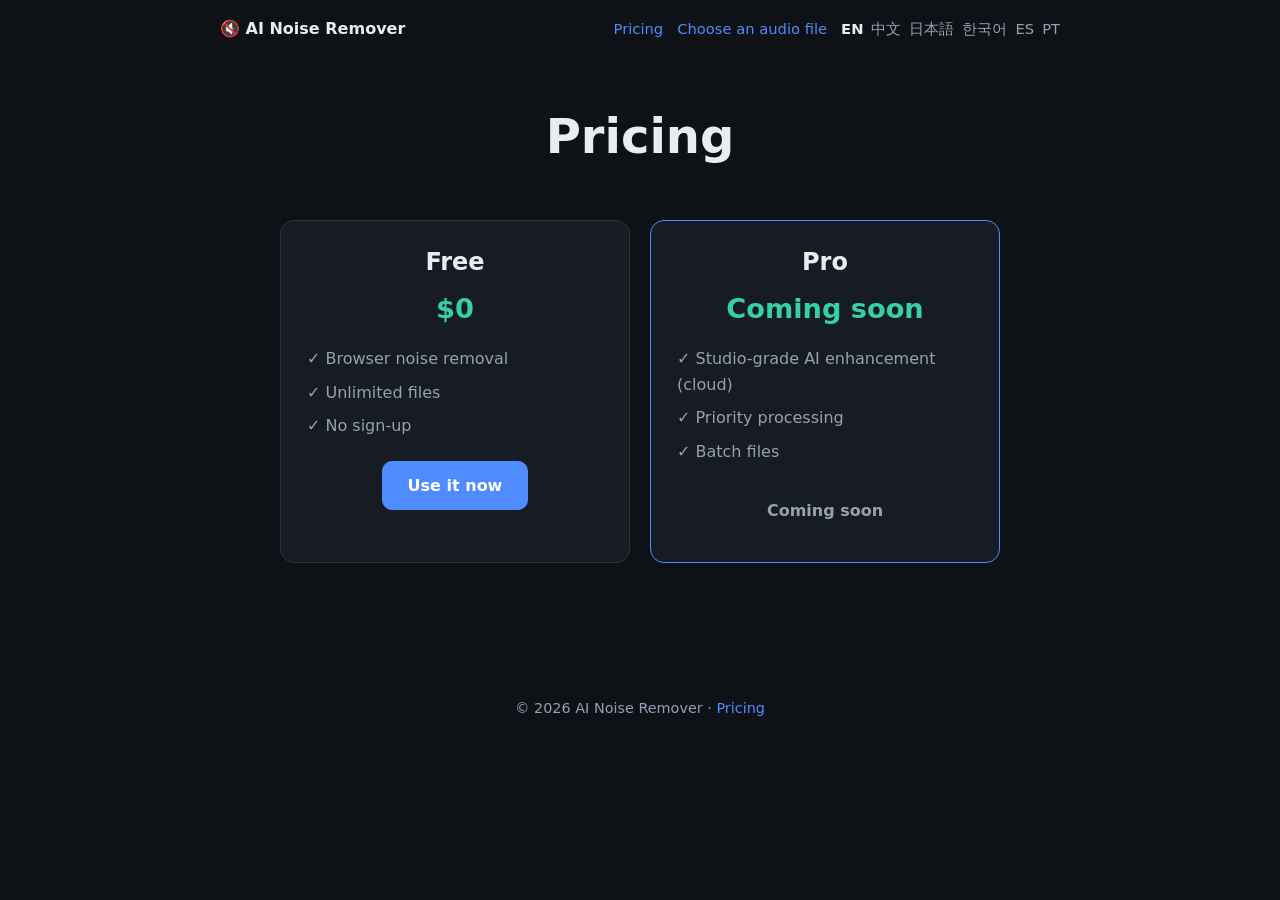
<file: pricing.html>
<!DOCTYPE html>
<html lang="en">
<head>
  <meta charset="utf-8" />
  <meta name="viewport" content="width=device-width, initial-scale=1" />
  <title>Pricing — AI Noise Remover</title>
  <meta name="description" content="Remove background noise from audio in your browser. Free AI noise remover for voice recordings, podcasts and meetings. Files never leave your device. No account needed." />
  <link rel="canonical" href="https://ai-noise-remover.pages.dev/pricing.html" />
  <link rel="alternate" hreflang="en" href="https://ai-noise-remover.pages.dev/pricing.html" />
  <link rel="alternate" hreflang="zh-CN" href="https://ai-noise-remover.pages.dev/zh/pricing.html" />
  <link rel="alternate" hreflang="ja" href="https://ai-noise-remover.pages.dev/ja/pricing.html" />
  <link rel="alternate" hreflang="ko" href="https://ai-noise-remover.pages.dev/ko/pricing.html" />
  <link rel="alternate" hreflang="es" href="https://ai-noise-remover.pages.dev/es/pricing.html" />
  <link rel="alternate" hreflang="pt" href="https://ai-noise-remover.pages.dev/pt/pricing.html" />
  <link rel="alternate" hreflang="x-default" href="https://ai-noise-remover.pages.dev/pricing.html" />
  <meta property="og:type" content="website" />
  <meta property="og:title" content="Pricing" />
  <meta property="og:description" content="Remove background noise from recordings right in your browser. Private, free, no sign-up." />
  <meta property="og:url" content="https://ai-noise-remover.pages.dev/pricing.html" />
  <meta property="og:locale" content="en_US" />
  <meta property="og:locale:alternate" content="zh_CN" />
  <meta property="og:locale:alternate" content="ja_JP" />
  <meta property="og:locale:alternate" content="ko_KR" />
  <meta property="og:locale:alternate" content="es_ES" />
  <meta property="og:locale:alternate" content="pt_BR" />
  <link rel="stylesheet" href="/css/style.css" />
  <script type="application/ld+json">
{
 "@context": "https://schema.org",
 "@type": "WebApplication",
 "name": "AI Noise Remover",
 "url": "https://ai-noise-remover.pages.dev/pricing.html",
 "applicationCategory": "MultimediaApplication",
 "operatingSystem": "Any",
 "offers": {
  "@type": "Offer",
  "price": "0",
  "priceCurrency": "USD"
 }
}
  </script>

</head>
<body>
  <header class="top">
    <a class="brand" href="/">🔇 AI Noise Remover</a>
    <nav class="topnav">
      <a href="/pricing.html">Pricing</a>
      <a href="/#tool">Choose an audio file</a>
      <span class="langs">
      <span class="lang cur">EN</span>
      <a class="lang" href="/zh/pricing.html">中文</a>
      <a class="lang" href="/ja/pricing.html">日本語</a>
      <a class="lang" href="/ko/pricing.html">한국어</a>
      <a class="lang" href="/es/pricing.html">ES</a>
      <a class="lang" href="/pt/pricing.html">PT</a>
      </span>
    </nav>
  </header>
  <main>
    <section class="hero">
      <h1>Pricing</h1>
    </section>
    <section class="plans">
      <div class="plan">
        <h2>Free</h2>
        <p class="price">$0</p>
        <ul>
          <li>✓ Browser noise removal</li>
          <li>✓ Unlimited files</li>
          <li>✓ No sign-up</li>
        </ul>
        <a class="btn" href="/#tool">Use it now</a>
      </div>
      <div class="plan pro">
        <h2>Pro</h2>
        <p class="price">Coming soon</p>
        <ul>
          <li>✓ Studio-grade AI enhancement (cloud)</li>
          <li>✓ Priority processing</li>
          <li>✓ Batch files</li>
        </ul>
        <!-- TODO: Stripe Payment Link 按钮放这里
        <a class="btn buy" href="STRIPE_PAYMENT_LINK">Coming soon</a> -->
        <span class="btn disabled">Coming soon</span>
      </div>
    </section>
  </main>
  <footer>
    <p>© 2026 AI Noise Remover · <a href="/pricing.html">Pricing</a></p>
  </footer>

</body>
</html>
</file>
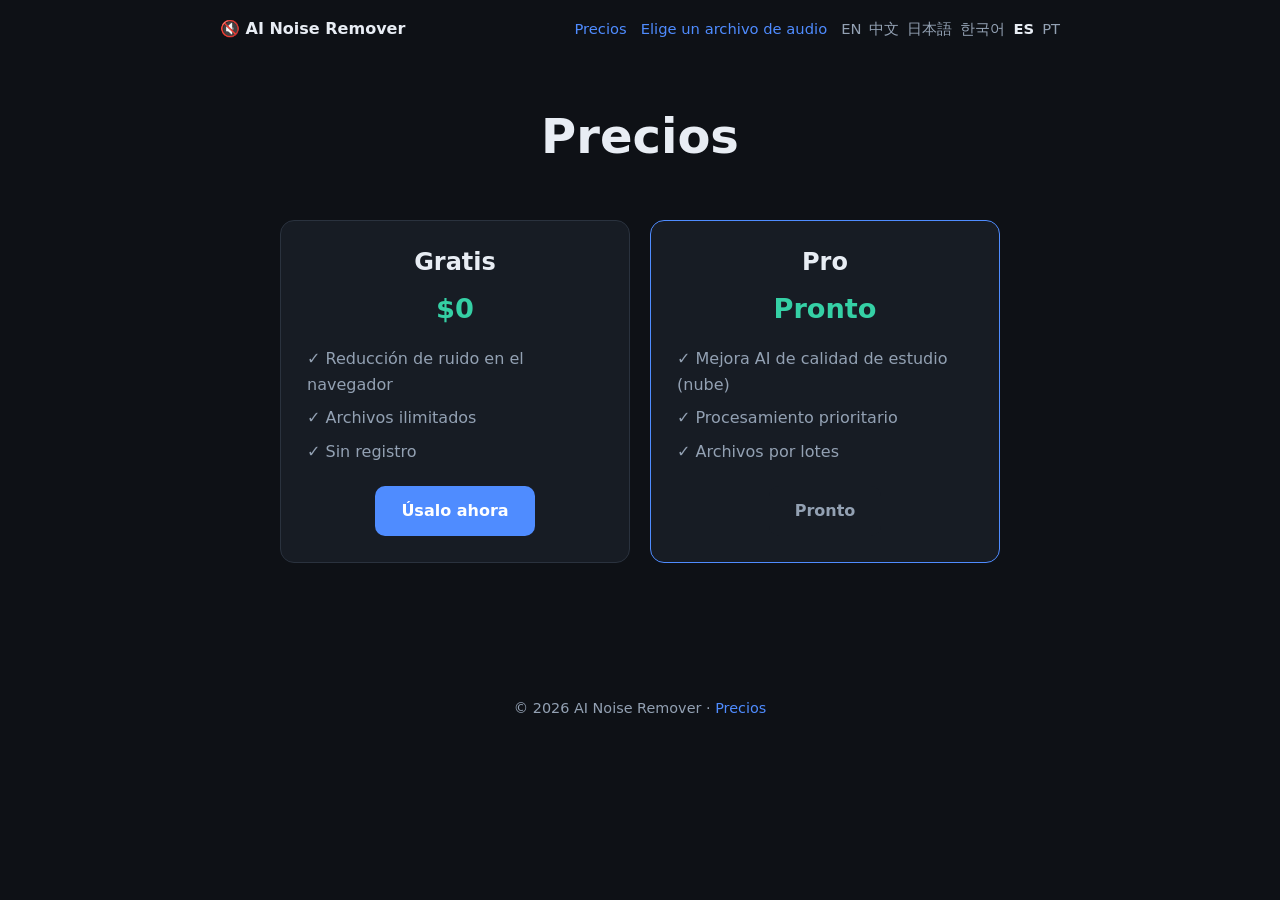
<file: es/pricing.html>
<!DOCTYPE html>
<html lang="es">
<head>
  <meta charset="utf-8" />
  <meta name="viewport" content="width=device-width, initial-scale=1" />
  <title>Precios — AI Noise Remover</title>
  <meta name="description" content="Elimina el ruido de fondo de tus grabaciones en el navegador. Removedor de ruido gratis para voz, podcasts y reuniones. Los archivos nunca salen de tu dispositivo." />
  <link rel="canonical" href="https://ai-noise-remover.pages.dev/es/pricing.html" />
  <link rel="alternate" hreflang="en" href="https://ai-noise-remover.pages.dev/pricing.html" />
  <link rel="alternate" hreflang="zh-CN" href="https://ai-noise-remover.pages.dev/zh/pricing.html" />
  <link rel="alternate" hreflang="ja" href="https://ai-noise-remover.pages.dev/ja/pricing.html" />
  <link rel="alternate" hreflang="ko" href="https://ai-noise-remover.pages.dev/ko/pricing.html" />
  <link rel="alternate" hreflang="es" href="https://ai-noise-remover.pages.dev/es/pricing.html" />
  <link rel="alternate" hreflang="pt" href="https://ai-noise-remover.pages.dev/pt/pricing.html" />
  <link rel="alternate" hreflang="x-default" href="https://ai-noise-remover.pages.dev/pricing.html" />
  <meta property="og:type" content="website" />
  <meta property="og:title" content="Precios" />
  <meta property="og:description" content="Elimina ruido de fondo directamente en tu navegador. Privado, gratis, sin registro." />
  <meta property="og:url" content="https://ai-noise-remover.pages.dev/es/pricing.html" />
  <meta property="og:locale" content="es_ES" />
  <meta property="og:locale:alternate" content="en_US" />
  <meta property="og:locale:alternate" content="zh_CN" />
  <meta property="og:locale:alternate" content="ja_JP" />
  <meta property="og:locale:alternate" content="ko_KR" />
  <meta property="og:locale:alternate" content="pt_BR" />
  <link rel="stylesheet" href="/css/style.css" />
  <script type="application/ld+json">
{
 "@context": "https://schema.org",
 "@type": "WebApplication",
 "name": "AI Noise Remover",
 "url": "https://ai-noise-remover.pages.dev/es/pricing.html",
 "applicationCategory": "MultimediaApplication",
 "operatingSystem": "Any",
 "offers": {
  "@type": "Offer",
  "price": "0",
  "priceCurrency": "USD"
 }
}
  </script>

</head>
<body>
  <header class="top">
    <a class="brand" href="/es/">🔇 AI Noise Remover</a>
    <nav class="topnav">
      <a href="/es/pricing.html">Precios</a>
      <a href="/es/#tool">Elige un archivo de audio</a>
      <span class="langs">
      <a class="lang" href="/pricing.html">EN</a>
      <a class="lang" href="/zh/pricing.html">中文</a>
      <a class="lang" href="/ja/pricing.html">日本語</a>
      <a class="lang" href="/ko/pricing.html">한국어</a>
      <span class="lang cur">ES</span>
      <a class="lang" href="/pt/pricing.html">PT</a>
      </span>
    </nav>
  </header>
  <main>
    <section class="hero">
      <h1>Precios</h1>
    </section>
    <section class="plans">
      <div class="plan">
        <h2>Gratis</h2>
        <p class="price">$0</p>
        <ul>
          <li>✓ Reducción de ruido en el navegador</li>
          <li>✓ Archivos ilimitados</li>
          <li>✓ Sin registro</li>
        </ul>
        <a class="btn" href="/#tool">Úsalo ahora</a>
      </div>
      <div class="plan pro">
        <h2>Pro</h2>
        <p class="price">Pronto</p>
        <ul>
          <li>✓ Mejora AI de calidad de estudio (nube)</li>
          <li>✓ Procesamiento prioritario</li>
          <li>✓ Archivos por lotes</li>
        </ul>
        <!-- TODO: Stripe Payment Link 按钮放这里
        <a class="btn buy" href="STRIPE_PAYMENT_LINK">Pronto</a> -->
        <span class="btn disabled">Pronto</span>
      </div>
    </section>
  </main>
  <footer>
    <p>© 2026 AI Noise Remover · <a href="/es/pricing.html">Precios</a></p>
  </footer>

</body>
</html>
</file>
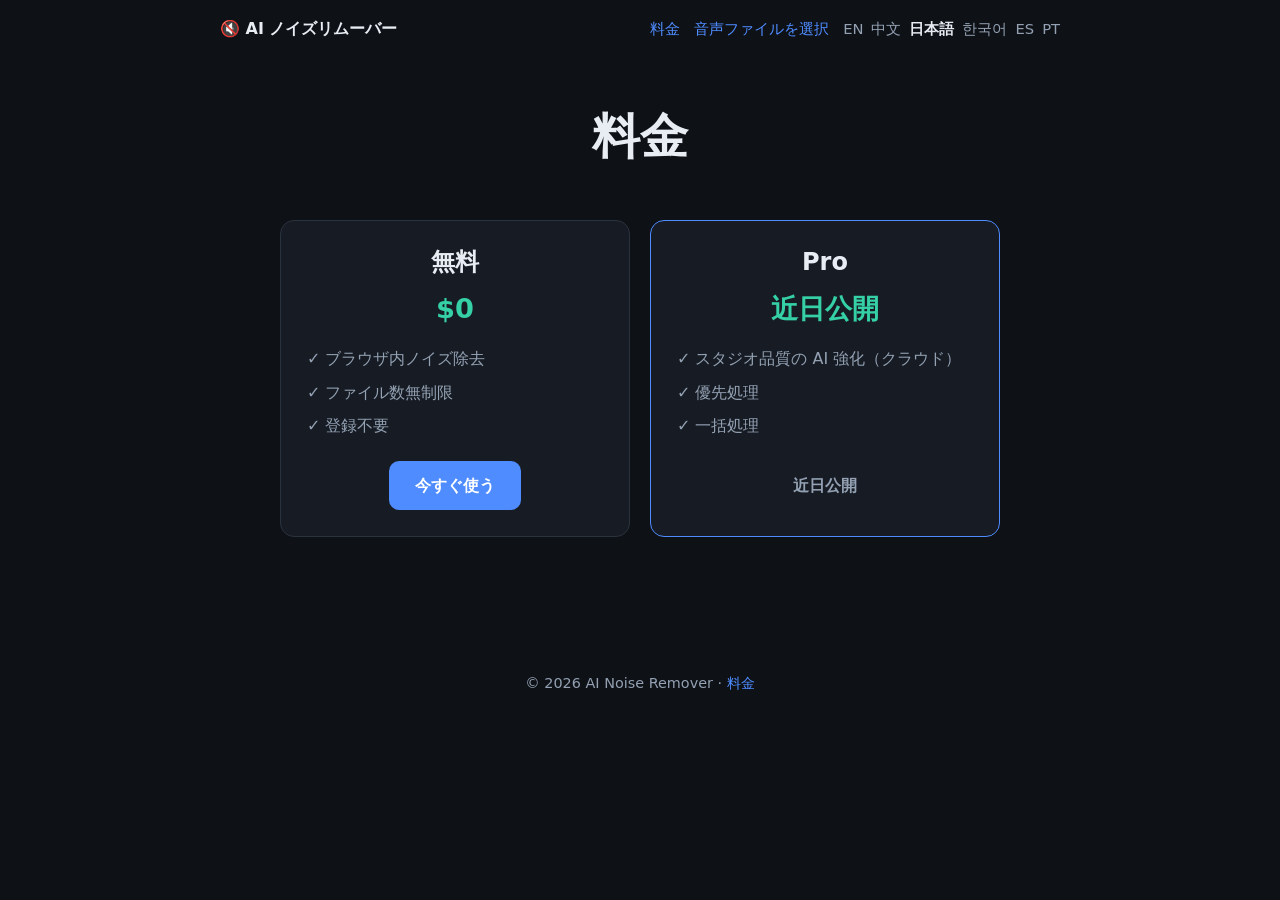
<file: ja/pricing.html>
<!DOCTYPE html>
<html lang="ja">
<head>
  <meta charset="utf-8" />
  <meta name="viewport" content="width=device-width, initial-scale=1" />
  <title>料金 — AI ノイズリムーバー</title>
  <meta name="description" content="ブラウザ上で録音の背景ノイズをワンクリック除去。ポッドキャスト、オンライン授業、会議録音に。ファイルはアップロードされず、100%端末内処理・完全無料。" />
  <link rel="canonical" href="https://ai-noise-remover.pages.dev/ja/pricing.html" />
  <link rel="alternate" hreflang="en" href="https://ai-noise-remover.pages.dev/pricing.html" />
  <link rel="alternate" hreflang="zh-CN" href="https://ai-noise-remover.pages.dev/zh/pricing.html" />
  <link rel="alternate" hreflang="ja" href="https://ai-noise-remover.pages.dev/ja/pricing.html" />
  <link rel="alternate" hreflang="ko" href="https://ai-noise-remover.pages.dev/ko/pricing.html" />
  <link rel="alternate" hreflang="es" href="https://ai-noise-remover.pages.dev/es/pricing.html" />
  <link rel="alternate" hreflang="pt" href="https://ai-noise-remover.pages.dev/pt/pricing.html" />
  <link rel="alternate" hreflang="x-default" href="https://ai-noise-remover.pages.dev/pricing.html" />
  <meta property="og:type" content="website" />
  <meta property="og:title" content="料金" />
  <meta property="og:description" content="録音のノイズをブラウザ内で除去。ファイル送信なし、無料・登録不要。" />
  <meta property="og:url" content="https://ai-noise-remover.pages.dev/ja/pricing.html" />
  <meta property="og:locale" content="ja_JP" />
  <meta property="og:locale:alternate" content="en_US" />
  <meta property="og:locale:alternate" content="zh_CN" />
  <meta property="og:locale:alternate" content="ko_KR" />
  <meta property="og:locale:alternate" content="es_ES" />
  <meta property="og:locale:alternate" content="pt_BR" />
  <link rel="stylesheet" href="/css/style.css" />
  <script type="application/ld+json">
{
 "@context": "https://schema.org",
 "@type": "WebApplication",
 "name": "AI ノイズリムーバー",
 "url": "https://ai-noise-remover.pages.dev/ja/pricing.html",
 "applicationCategory": "MultimediaApplication",
 "operatingSystem": "Any",
 "offers": {
  "@type": "Offer",
  "price": "0",
  "priceCurrency": "USD"
 }
}
  </script>

</head>
<body>
  <header class="top">
    <a class="brand" href="/ja/">🔇 AI ノイズリムーバー</a>
    <nav class="topnav">
      <a href="/ja/pricing.html">料金</a>
      <a href="/ja/#tool">音声ファイルを選択</a>
      <span class="langs">
      <a class="lang" href="/pricing.html">EN</a>
      <a class="lang" href="/zh/pricing.html">中文</a>
      <span class="lang cur">日本語</span>
      <a class="lang" href="/ko/pricing.html">한국어</a>
      <a class="lang" href="/es/pricing.html">ES</a>
      <a class="lang" href="/pt/pricing.html">PT</a>
      </span>
    </nav>
  </header>
  <main>
    <section class="hero">
      <h1>料金</h1>
    </section>
    <section class="plans">
      <div class="plan">
        <h2>無料</h2>
        <p class="price">$0</p>
        <ul>
          <li>✓ ブラウザ内ノイズ除去</li>
          <li>✓ ファイル数無制限</li>
          <li>✓ 登録不要</li>
        </ul>
        <a class="btn" href="/#tool">今すぐ使う</a>
      </div>
      <div class="plan pro">
        <h2>Pro</h2>
        <p class="price">近日公開</p>
        <ul>
          <li>✓ スタジオ品質の AI 強化（クラウド）</li>
          <li>✓ 優先処理</li>
          <li>✓ 一括処理</li>
        </ul>
        <!-- TODO: Stripe Payment Link 按钮放这里
        <a class="btn buy" href="STRIPE_PAYMENT_LINK">近日公開</a> -->
        <span class="btn disabled">近日公開</span>
      </div>
    </section>
  </main>
  <footer>
    <p>© 2026 AI Noise Remover · <a href="/ja/pricing.html">料金</a></p>
  </footer>

</body>
</html>
</file>
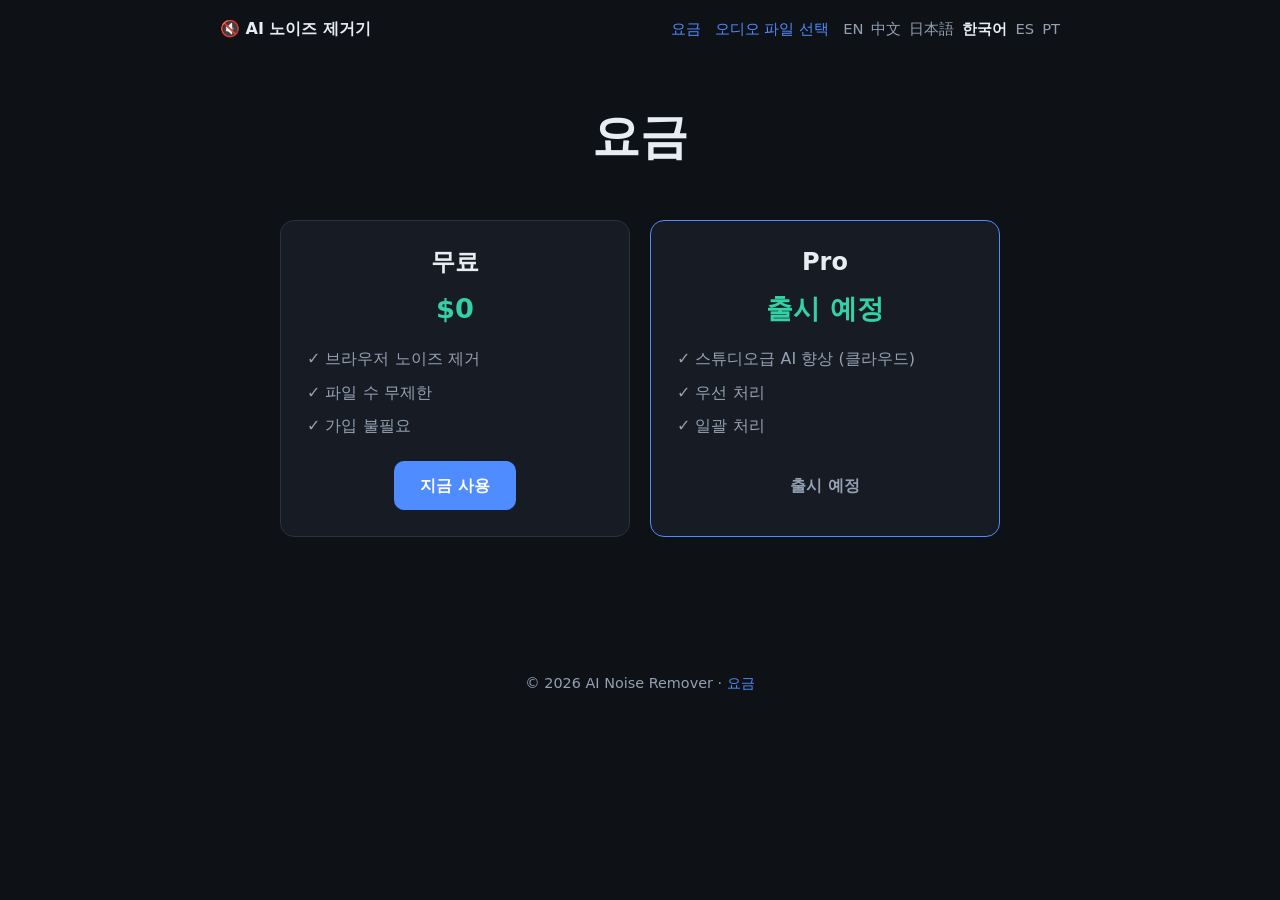
<file: ko/pricing.html>
<!DOCTYPE html>
<html lang="ko">
<head>
  <meta charset="utf-8" />
  <meta name="viewport" content="width=device-width, initial-scale=1" />
  <title>요금 — AI 노이즈 제거기</title>
  <meta name="description" content="브라우저에서 클릭 한 번으로 녹음의 배경 소음을 제거하세요. 팟캐스트, 온라인 수업, 회의 녹음에 적합. 파일은 업로드되지 않으며 100% 기기 내 처리, 완전 무료입니다." />
  <link rel="canonical" href="https://ai-noise-remover.pages.dev/ko/pricing.html" />
  <link rel="alternate" hreflang="en" href="https://ai-noise-remover.pages.dev/pricing.html" />
  <link rel="alternate" hreflang="zh-CN" href="https://ai-noise-remover.pages.dev/zh/pricing.html" />
  <link rel="alternate" hreflang="ja" href="https://ai-noise-remover.pages.dev/ja/pricing.html" />
  <link rel="alternate" hreflang="ko" href="https://ai-noise-remover.pages.dev/ko/pricing.html" />
  <link rel="alternate" hreflang="es" href="https://ai-noise-remover.pages.dev/es/pricing.html" />
  <link rel="alternate" hreflang="pt" href="https://ai-noise-remover.pages.dev/pt/pricing.html" />
  <link rel="alternate" hreflang="x-default" href="https://ai-noise-remover.pages.dev/pricing.html" />
  <meta property="og:type" content="website" />
  <meta property="og:title" content="요금" />
  <meta property="og:description" content="녹음 노이즈를 브라우저 안에서 제거. 파일 업로드 없음, 무료·가입 불필요." />
  <meta property="og:url" content="https://ai-noise-remover.pages.dev/ko/pricing.html" />
  <meta property="og:locale" content="ko_KR" />
  <meta property="og:locale:alternate" content="en_US" />
  <meta property="og:locale:alternate" content="zh_CN" />
  <meta property="og:locale:alternate" content="ja_JP" />
  <meta property="og:locale:alternate" content="es_ES" />
  <meta property="og:locale:alternate" content="pt_BR" />
  <link rel="stylesheet" href="/css/style.css" />
  <script type="application/ld+json">
{
 "@context": "https://schema.org",
 "@type": "WebApplication",
 "name": "AI 노이즈 제거기",
 "url": "https://ai-noise-remover.pages.dev/ko/pricing.html",
 "applicationCategory": "MultimediaApplication",
 "operatingSystem": "Any",
 "offers": {
  "@type": "Offer",
  "price": "0",
  "priceCurrency": "USD"
 }
}
  </script>

</head>
<body>
  <header class="top">
    <a class="brand" href="/ko/">🔇 AI 노이즈 제거기</a>
    <nav class="topnav">
      <a href="/ko/pricing.html">요금</a>
      <a href="/ko/#tool">오디오 파일 선택</a>
      <span class="langs">
      <a class="lang" href="/pricing.html">EN</a>
      <a class="lang" href="/zh/pricing.html">中文</a>
      <a class="lang" href="/ja/pricing.html">日本語</a>
      <span class="lang cur">한국어</span>
      <a class="lang" href="/es/pricing.html">ES</a>
      <a class="lang" href="/pt/pricing.html">PT</a>
      </span>
    </nav>
  </header>
  <main>
    <section class="hero">
      <h1>요금</h1>
    </section>
    <section class="plans">
      <div class="plan">
        <h2>무료</h2>
        <p class="price">$0</p>
        <ul>
          <li>✓ 브라우저 노이즈 제거</li>
          <li>✓ 파일 수 무제한</li>
          <li>✓ 가입 불필요</li>
        </ul>
        <a class="btn" href="/#tool">지금 사용</a>
      </div>
      <div class="plan pro">
        <h2>Pro</h2>
        <p class="price">출시 예정</p>
        <ul>
          <li>✓ 스튜디오급 AI 향상 (클라우드)</li>
          <li>✓ 우선 처리</li>
          <li>✓ 일괄 처리</li>
        </ul>
        <!-- TODO: Stripe Payment Link 按钮放这里
        <a class="btn buy" href="STRIPE_PAYMENT_LINK">출시 예정</a> -->
        <span class="btn disabled">출시 예정</span>
      </div>
    </section>
  </main>
  <footer>
    <p>© 2026 AI Noise Remover · <a href="/ko/pricing.html">요금</a></p>
  </footer>

</body>
</html>
</file>
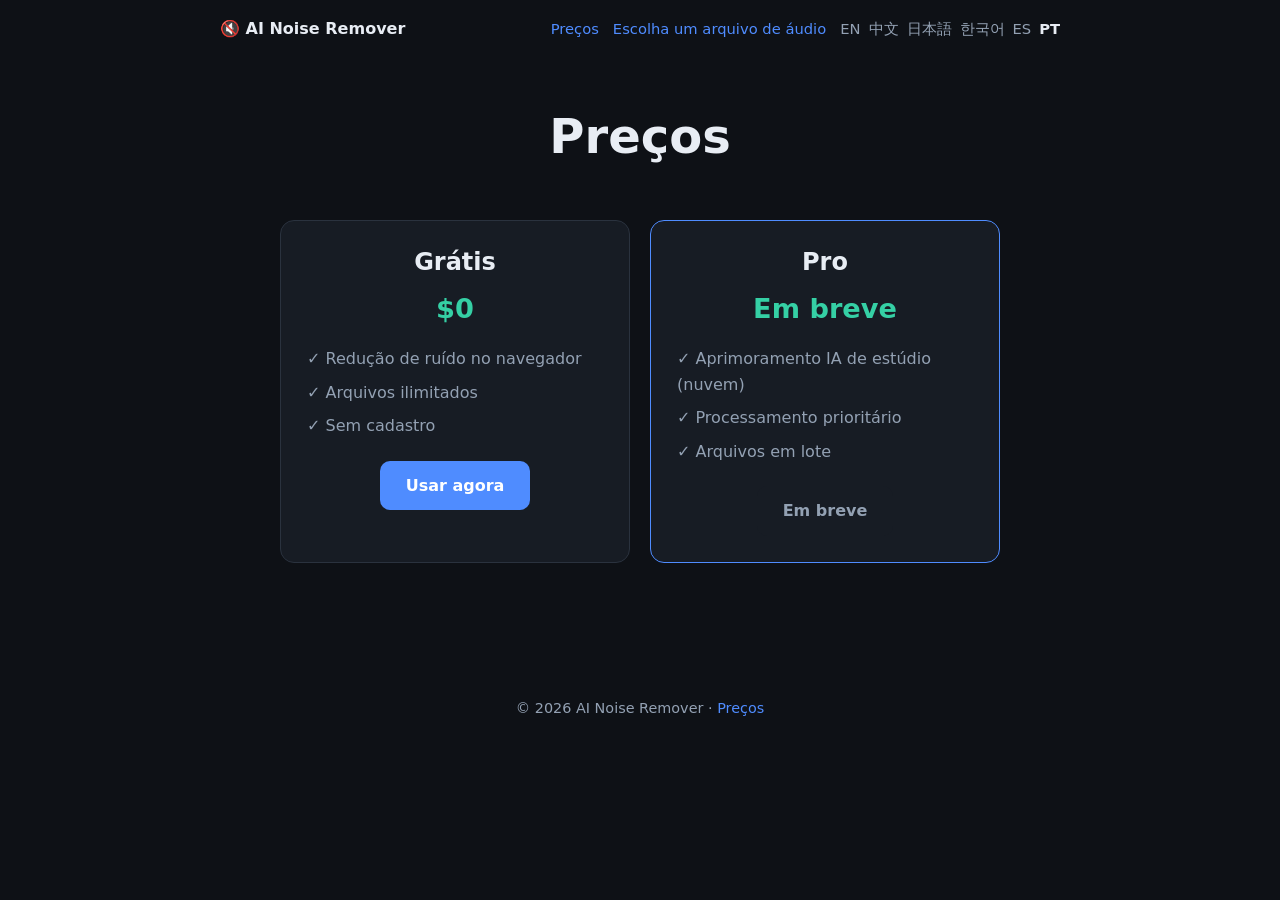
<file: pt/pricing.html>
<!DOCTYPE html>
<html lang="pt">
<head>
  <meta charset="utf-8" />
  <meta name="viewport" content="width=device-width, initial-scale=1" />
  <title>Preços — AI Noise Remover</title>
  <meta name="description" content="Remova o ruído de fundo das suas gravações no navegador. Removedor de ruído grátis para voz, podcasts e reuniões. Os arquivos nunca saem do seu dispositivo." />
  <link rel="canonical" href="https://ai-noise-remover.pages.dev/pt/pricing.html" />
  <link rel="alternate" hreflang="en" href="https://ai-noise-remover.pages.dev/pricing.html" />
  <link rel="alternate" hreflang="zh-CN" href="https://ai-noise-remover.pages.dev/zh/pricing.html" />
  <link rel="alternate" hreflang="ja" href="https://ai-noise-remover.pages.dev/ja/pricing.html" />
  <link rel="alternate" hreflang="ko" href="https://ai-noise-remover.pages.dev/ko/pricing.html" />
  <link rel="alternate" hreflang="es" href="https://ai-noise-remover.pages.dev/es/pricing.html" />
  <link rel="alternate" hreflang="pt" href="https://ai-noise-remover.pages.dev/pt/pricing.html" />
  <link rel="alternate" hreflang="x-default" href="https://ai-noise-remover.pages.dev/pricing.html" />
  <meta property="og:type" content="website" />
  <meta property="og:title" content="Preços" />
  <meta property="og:description" content="Remova ruído de fundo direto no navegador. Privado, grátis, sem cadastro." />
  <meta property="og:url" content="https://ai-noise-remover.pages.dev/pt/pricing.html" />
  <meta property="og:locale" content="pt_BR" />
  <meta property="og:locale:alternate" content="en_US" />
  <meta property="og:locale:alternate" content="zh_CN" />
  <meta property="og:locale:alternate" content="ja_JP" />
  <meta property="og:locale:alternate" content="ko_KR" />
  <meta property="og:locale:alternate" content="es_ES" />
  <link rel="stylesheet" href="/css/style.css" />
  <script type="application/ld+json">
{
 "@context": "https://schema.org",
 "@type": "WebApplication",
 "name": "AI Noise Remover",
 "url": "https://ai-noise-remover.pages.dev/pt/pricing.html",
 "applicationCategory": "MultimediaApplication",
 "operatingSystem": "Any",
 "offers": {
  "@type": "Offer",
  "price": "0",
  "priceCurrency": "USD"
 }
}
  </script>

</head>
<body>
  <header class="top">
    <a class="brand" href="/pt/">🔇 AI Noise Remover</a>
    <nav class="topnav">
      <a href="/pt/pricing.html">Preços</a>
      <a href="/pt/#tool">Escolha um arquivo de áudio</a>
      <span class="langs">
      <a class="lang" href="/pricing.html">EN</a>
      <a class="lang" href="/zh/pricing.html">中文</a>
      <a class="lang" href="/ja/pricing.html">日本語</a>
      <a class="lang" href="/ko/pricing.html">한국어</a>
      <a class="lang" href="/es/pricing.html">ES</a>
      <span class="lang cur">PT</span>
      </span>
    </nav>
  </header>
  <main>
    <section class="hero">
      <h1>Preços</h1>
    </section>
    <section class="plans">
      <div class="plan">
        <h2>Grátis</h2>
        <p class="price">$0</p>
        <ul>
          <li>✓ Redução de ruído no navegador</li>
          <li>✓ Arquivos ilimitados</li>
          <li>✓ Sem cadastro</li>
        </ul>
        <a class="btn" href="/#tool">Usar agora</a>
      </div>
      <div class="plan pro">
        <h2>Pro</h2>
        <p class="price">Em breve</p>
        <ul>
          <li>✓ Aprimoramento IA de estúdio (nuvem)</li>
          <li>✓ Processamento prioritário</li>
          <li>✓ Arquivos em lote</li>
        </ul>
        <!-- TODO: Stripe Payment Link 按钮放这里
        <a class="btn buy" href="STRIPE_PAYMENT_LINK">Em breve</a> -->
        <span class="btn disabled">Em breve</span>
      </div>
    </section>
  </main>
  <footer>
    <p>© 2026 AI Noise Remover · <a href="/pt/pricing.html">Preços</a></p>
  </footer>

</body>
</html>
</file>
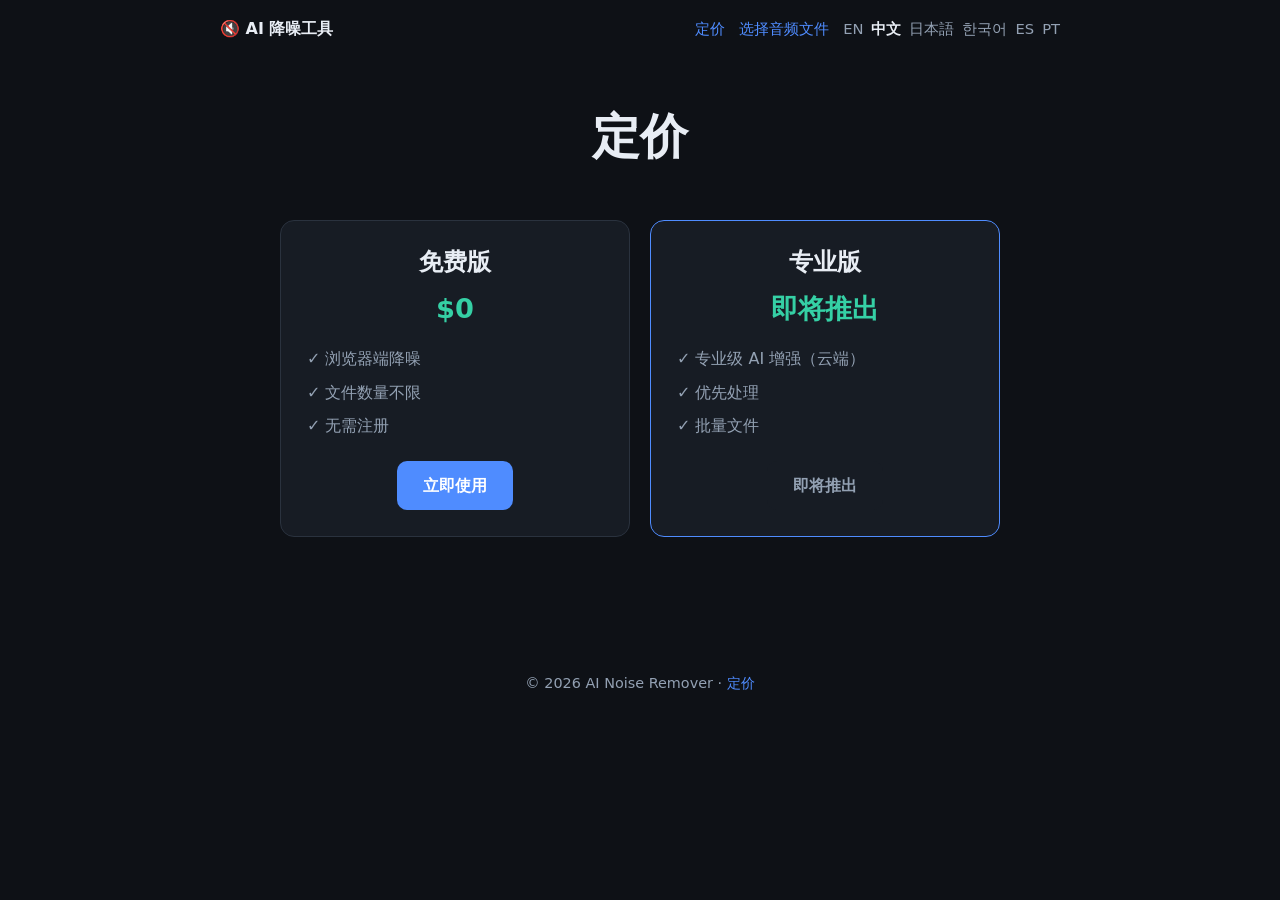
<file: zh/pricing.html>
<!DOCTYPE html>
<html lang="zh-CN">
<head>
  <meta charset="utf-8" />
  <meta name="viewport" content="width=device-width, initial-scale=1" />
  <title>定价 — AI 降噪工具</title>
  <meta name="description" content="在浏览器里一键去除录音中的背景噪音。适用于人声、播客、网课、会议录音。文件不上传服务器，100% 本地处理，完全免费。" />
  <link rel="canonical" href="https://ai-noise-remover.pages.dev/zh/pricing.html" />
  <link rel="alternate" hreflang="en" href="https://ai-noise-remover.pages.dev/pricing.html" />
  <link rel="alternate" hreflang="zh-CN" href="https://ai-noise-remover.pages.dev/zh/pricing.html" />
  <link rel="alternate" hreflang="ja" href="https://ai-noise-remover.pages.dev/ja/pricing.html" />
  <link rel="alternate" hreflang="ko" href="https://ai-noise-remover.pages.dev/ko/pricing.html" />
  <link rel="alternate" hreflang="es" href="https://ai-noise-remover.pages.dev/es/pricing.html" />
  <link rel="alternate" hreflang="pt" href="https://ai-noise-remover.pages.dev/pt/pricing.html" />
  <link rel="alternate" hreflang="x-default" href="https://ai-noise-remover.pages.dev/pricing.html" />
  <meta property="og:type" content="website" />
  <meta property="og:title" content="定价" />
  <meta property="og:description" content="录音有底噪？浏览器本地降噪，文件不上传，免费无需注册。" />
  <meta property="og:url" content="https://ai-noise-remover.pages.dev/zh/pricing.html" />
  <meta property="og:locale" content="zh_CN" />
  <meta property="og:locale:alternate" content="en_US" />
  <meta property="og:locale:alternate" content="ja_JP" />
  <meta property="og:locale:alternate" content="ko_KR" />
  <meta property="og:locale:alternate" content="es_ES" />
  <meta property="og:locale:alternate" content="pt_BR" />
  <link rel="stylesheet" href="/css/style.css" />
  <script type="application/ld+json">
{
 "@context": "https://schema.org",
 "@type": "WebApplication",
 "name": "AI 降噪工具",
 "url": "https://ai-noise-remover.pages.dev/zh/pricing.html",
 "applicationCategory": "MultimediaApplication",
 "operatingSystem": "Any",
 "offers": {
  "@type": "Offer",
  "price": "0",
  "priceCurrency": "USD"
 }
}
  </script>

</head>
<body>
  <header class="top">
    <a class="brand" href="/zh/">🔇 AI 降噪工具</a>
    <nav class="topnav">
      <a href="/zh/pricing.html">定价</a>
      <a href="/zh/#tool">选择音频文件</a>
      <span class="langs">
      <a class="lang" href="/pricing.html">EN</a>
      <span class="lang cur">中文</span>
      <a class="lang" href="/ja/pricing.html">日本語</a>
      <a class="lang" href="/ko/pricing.html">한국어</a>
      <a class="lang" href="/es/pricing.html">ES</a>
      <a class="lang" href="/pt/pricing.html">PT</a>
      </span>
    </nav>
  </header>
  <main>
    <section class="hero">
      <h1>定价</h1>
    </section>
    <section class="plans">
      <div class="plan">
        <h2>免费版</h2>
        <p class="price">$0</p>
        <ul>
          <li>✓ 浏览器端降噪</li>
          <li>✓ 文件数量不限</li>
          <li>✓ 无需注册</li>
        </ul>
        <a class="btn" href="/#tool">立即使用</a>
      </div>
      <div class="plan pro">
        <h2>专业版</h2>
        <p class="price">即将推出</p>
        <ul>
          <li>✓ 专业级 AI 增强（云端）</li>
          <li>✓ 优先处理</li>
          <li>✓ 批量文件</li>
        </ul>
        <!-- TODO: Stripe Payment Link 按钮放这里
        <a class="btn buy" href="STRIPE_PAYMENT_LINK">即将推出</a> -->
        <span class="btn disabled">即将推出</span>
      </div>
    </section>
  </main>
  <footer>
    <p>© 2026 AI Noise Remover · <a href="/zh/pricing.html">定价</a></p>
  </footer>

</body>
</html>
</file>
<file: css/style.css>
:root {
  --bg: #0e1116; --panel: #171c24; --line: #2a323e;
  --text: #e8edf4; --muted: #93a1b3; --accent: #4f8cff; --accent2: #35d0a5;
}
* { box-sizing: border-box; }
body {
  margin: 0; font-family: system-ui, -apple-system, "Segoe UI", Roboto, "PingFang SC", "Noto Sans", sans-serif;
  background: var(--bg); color: var(--text); line-height: 1.6;
}
main { max-width: 880px; margin: 0 auto; padding: 0 20px 60px; }
a { color: var(--accent); text-decoration: none; }
h1, h2, h3 { line-height: 1.25; }
h2 { margin-top: 2.2em; }

.top {
  display: flex; align-items: center; justify-content: space-between; flex-wrap: wrap; gap: 10px;
  max-width: 880px; margin: 0 auto; padding: 16px 20px;
}
.brand { color: var(--text); font-weight: 700; }
.topnav { display: flex; align-items: center; gap: 14px; flex-wrap: wrap; font-size: 0.92em; }
.langs { display: inline-flex; gap: 8px; }
.lang { color: var(--muted); }
.lang.cur { color: var(--text); font-weight: 600; }

.hero { text-align: center; padding: 48px 0 12px; }
.hero h1 { font-size: clamp(1.9em, 5vw, 3em); margin: 0 0 12px; }
.hero .sub { color: var(--muted); max-width: 640px; margin: 0 auto 20px; }

.btn {
  display: inline-block; background: var(--accent); color: #fff; font-weight: 600;
  padding: 12px 26px; border-radius: 10px; border: 0; cursor: pointer; font-size: 1em;
}
.btn:hover { filter: brightness(1.1); }
.btn.disabled { background: var(--panel); color: var(--muted); cursor: default; }

.dropzone {
  margin: 26px 0 14px; padding: 42px 20px; text-align: center;
  border: 2px dashed var(--line); border-radius: 14px; background: var(--panel);
  cursor: pointer; position: relative;
}
.dropzone.drag { border-color: var(--accent); background: #1b2330; }
.dropzone input[type="file"] { position: absolute; inset: 0; opacity: 0; cursor: pointer; }
.dz-main { font-size: 1.1em; font-weight: 600; margin: 0 0 6px; }
.dz-sub { color: var(--muted); margin: 0; font-size: 0.92em; }

.controls { display: flex; align-items: center; gap: 10px; margin: 14px 0; flex-wrap: wrap; }
.controls select {
  background: var(--panel); color: var(--text); border: 1px solid var(--line);
  border-radius: 8px; padding: 8px 12px;
}
.status { min-height: 1.4em; color: var(--accent2); }

.compare { display: grid; grid-template-columns: 1fr 1fr; gap: 16px; margin: 18px 0; }
@media (max-width: 640px) { .compare { grid-template-columns: 1fr; } }
.cmp h3 { margin: 0 0 8px; font-size: 0.95em; color: var(--muted); }
.cmp audio { width: 100%; }

.cards { display: grid; grid-template-columns: repeat(auto-fit, minmax(230px, 1fr)); gap: 16px; list-style: none; padding: 0; }
.card {
  background: var(--panel); border: 1px solid var(--line); border-radius: 12px; padding: 18px;
}
.card h3 { margin: 8px 0 6px; font-size: 1.02em; }
.card p { margin: 0; color: var(--muted); font-size: 0.94em; }
.num, .emoji { font-size: 1.4em; }

.lead { color: var(--muted); }
.usecases ul { padding-left: 20px; }
.usecases li { margin: 6px 0; }

details {
  background: var(--panel); border: 1px solid var(--line); border-radius: 10px;
  padding: 12px 16px; margin: 10px 0;
}
summary { cursor: pointer; font-weight: 600; }
details p { color: var(--muted); margin: 10px 0 2px; }

.plans { display: grid; grid-template-columns: 1fr 1fr; gap: 20px; max-width: 720px; margin: 30px auto; }
@media (max-width: 640px) { .plans { grid-template-columns: 1fr; } }
.plan {
  background: var(--panel); border: 1px solid var(--line); border-radius: 14px;
  padding: 26px; text-align: center;
}
.plan.pro { border-color: var(--accent); }
.plan h2 { margin: 0; }
.price { font-size: 1.7em; font-weight: 700; margin: 10px 0 16px; color: var(--accent2); }
.plan ul { list-style: none; padding: 0; text-align: left; color: var(--muted); margin-bottom: 22px; }
.plan li { margin: 8px 0; }

footer { text-align: center; color: var(--muted); padding: 30px 0; font-size: 0.9em; }
</file>
